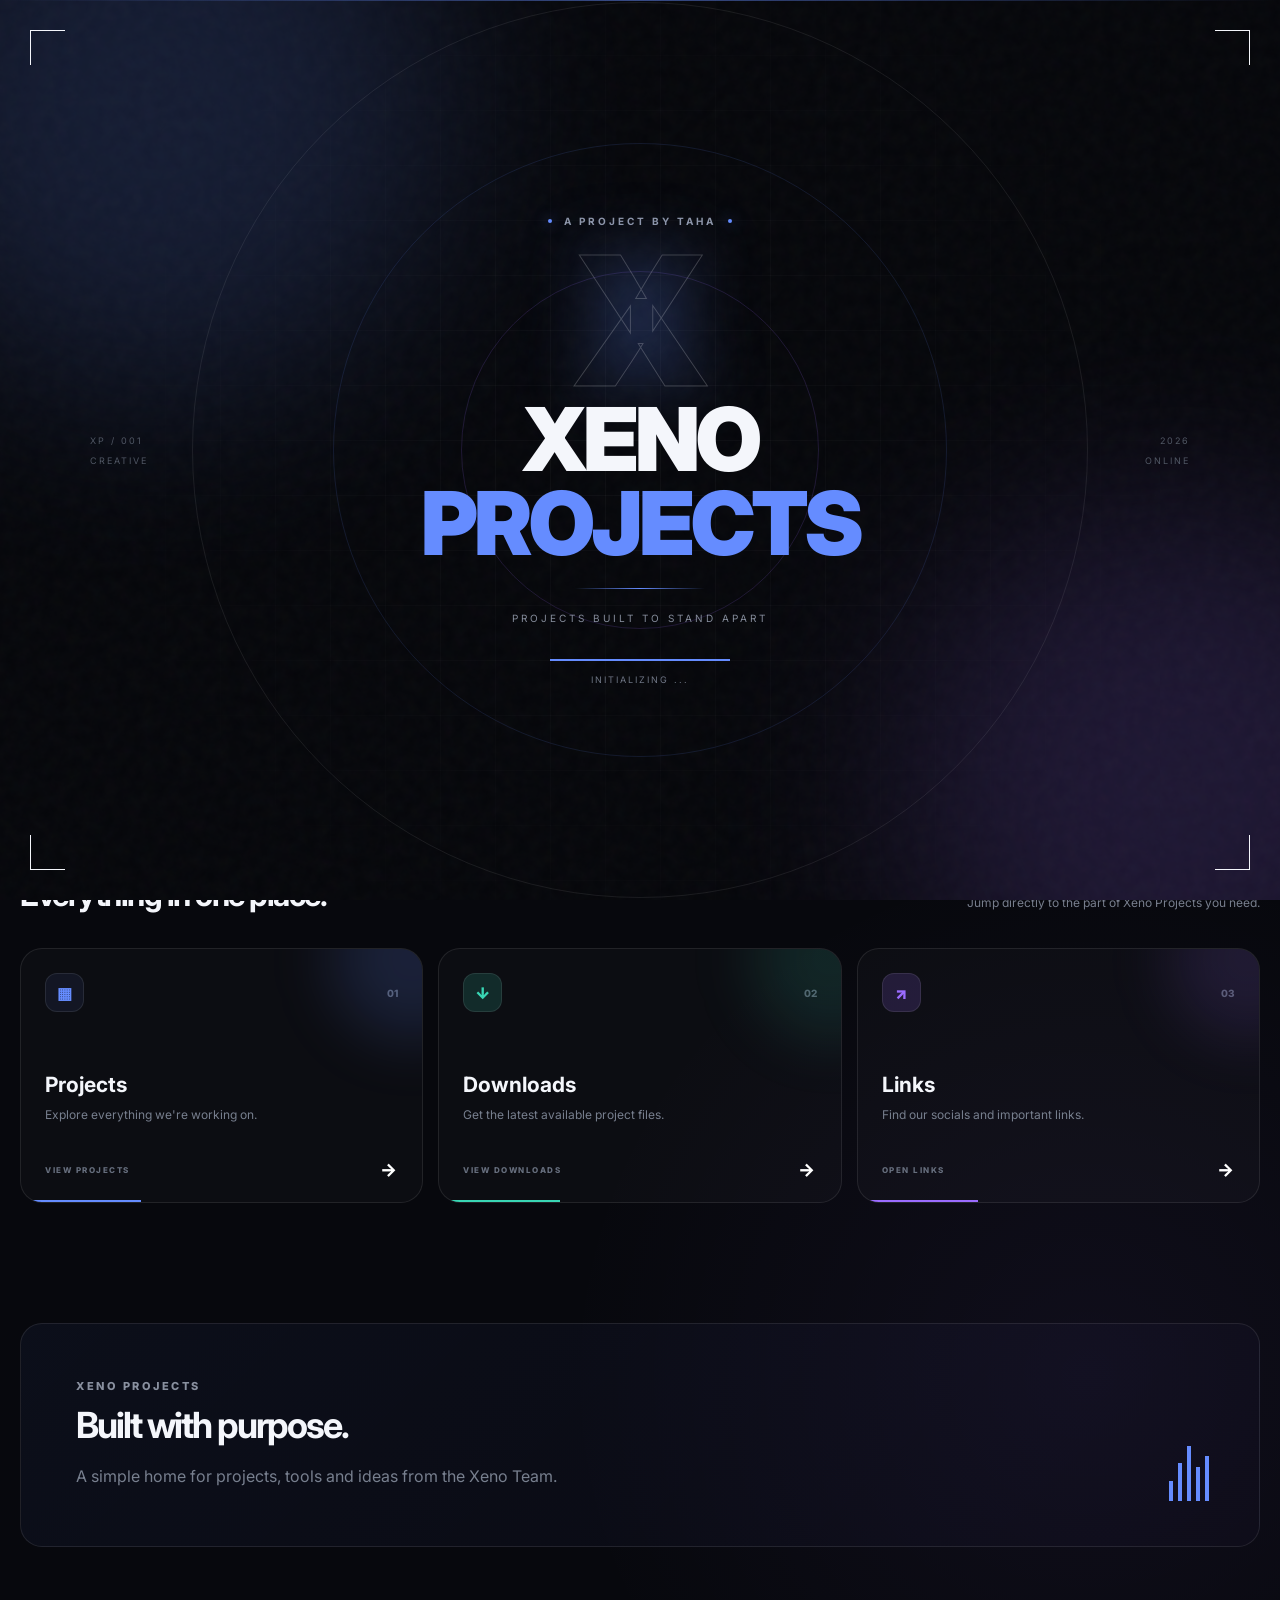
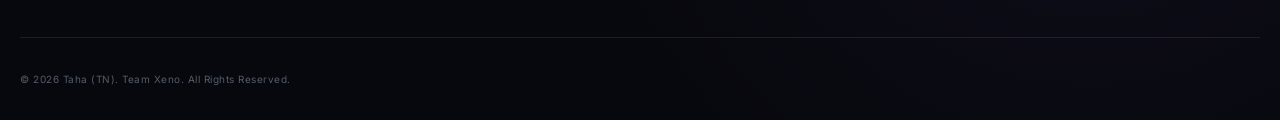
<file: index.html>
<!DOCTYPE html>
<html lang="en">
<head>
    <meta charset="UTF-8">
    <meta name="viewport" content="width=device-width, initial-scale=1.0">

    <meta
        name="description"
        content="Xeno Projects — projects, downloads and links made by the Xeno Team."
    >

    <title>Xeno Projects</title>

    <link rel="stylesheet" href="style.css">

    <script src="maintenance.js"></script>
</head>

<body class="home-page">

<!-- =========================================================
     FLASHY INTRO
========================================================= -->

<div class="intro-screen">

    <div class="intro-grid"></div>

    <div class="intro-noise"></div>

    <div class="intro-glow intro-glow-1"></div>
    <div class="intro-glow intro-glow-2"></div>

    <div class="intro-ring intro-ring-1"></div>
    <div class="intro-ring intro-ring-2"></div>
    <div class="intro-ring intro-ring-3"></div>

    <div class="intro-scan"></div>

    <!-- DESKTOP INTRO -->
    <div class="intro-desktop">

        <div class="intro-side intro-side-left">
            <span>XP / 001</span>
            <span>CREATIVE</span>
        </div>

        <div class="intro-center">

            <div class="intro-mini">
                <span class="mini-dot"></span>
                A PROJECT BY TAHA
                <span class="mini-dot"></span>
            </div>

            <div class="intro-x">
                X
            </div>

            <h1>
                XENO
                <span>PROJECTS</span>
            </h1>

            <div class="intro-line"></div>

            <p>
                PROJECTS BUILT TO STAND APART
            </p>

            <div class="intro-loader">
                <div class="intro-loader-fill"></div>
            </div>

            <div class="intro-loading-text">
                INITIALIZING
                <span>...</span>
            </div>

        </div>

        <div class="intro-side intro-side-right">
            <span>2026</span>
            <span>ONLINE</span>
        </div>

        <div class="intro-corner intro-corner-tl"></div>
        <div class="intro-corner intro-corner-tr"></div>
        <div class="intro-corner intro-corner-bl"></div>
        <div class="intro-corner intro-corner-br"></div>

    </div>


    <!-- MOBILE INTRO -->
    <div class="intro-mobile">

        <div class="mobile-top">
            <span>XENO / 001</span>
            <span>2026</span>
        </div>

        <div class="mobile-center">

            <div class="mobile-project">
                A PROJECT BY TAHA
            </div>

            <div class="mobile-x-wrap">
                <div class="mobile-x-glow"></div>
                <div class="mobile-x">
                    X
                </div>
            </div>

            <h1>
                XENO
            </h1>

            <div class="mobile-divider">
                <span></span>
                <b>PROJECTS</b>
                <span></span>
            </div>

            <p>
                BUILT TO STAND APART
            </p>

            <div class="mobile-loader">
                <div class="mobile-loader-fill"></div>
            </div>

            <small>
                INITIALIZING<span>...</span>
            </small>

        </div>

        <div class="mobile-bottom">
            <span>CREATIVE HUB</span>

            <div class="mobile-status">
                <i></i>
                ONLINE
            </div>
        </div>

    </div>

</div>


<!-- =========================================================
     MAIN PAGE
========================================================= -->

<div class="page">

    <!-- =====================================================
         NAVBAR
    ====================================================== -->

    <header class="navbar">

        <a
            class="logo"
            href="index.html"
            aria-label="Xeno Projects Home"
        >
            Xeno<span>Projects</span>
        </a>

        <nav aria-label="Main navigation">

            <a
                class="nav-btn active"
                href="index.html"
            >
                <span>⌂</span>
                <span>Home</span>
            </a>

            <a
                class="nav-btn"
                href="projects.html"
            >
                <span>▦</span>
                <span>Projects</span>
            </a>

            <a
                class="nav-btn"
                href="downloads.html"
            >
                <span>↓</span>
                <span>Downloads</span>
            </a>

            <a
                class="nav-btn"
                href="links.html"
            >
                <span>↗</span>
                <span>Links</span>
            </a>

        </nav>

    </header>


    <!-- =====================================================
         MAIN
    ====================================================== -->

    <main>

        <!-- =================================================
             HERO
        ================================================== -->

        <section class="hero home-hero">

            <div class="hero-grid"></div>

            <div class="hero-glow hero-glow-1"></div>
            <div class="hero-glow hero-glow-2"></div>

            <div class="hero-orb orb-1"></div>
            <div class="hero-orb orb-2"></div>
            <div class="hero-orb orb-3"></div>


            <div class="hero-content">

                <div class="hero-label">

                    <span class="label-dot"></span>

                    <span>XENO PROJECTS</span>

                    <span class="label-live">
                        LIVE
                    </span>

                </div>


                <p class="eyebrow">
                    WELCOME TO THE OFFICIAL PROJECT HUB
                </p>


                <h1>
                    Projects built to
                    <span>stand apart.</span>
                </h1>


                <p class="hero-text">
                    Explore projects, tools and experiments made by
                    the Xeno Team — all in one place.
                </p>


                <div class="hero-buttons">

                    <a
                        class="btn primary hero-main-btn"
                        href="projects.html"
                    >
                        <span>Explore Projects</span>
                        <span class="btn-arrow">→</span>
                    </a>


                    <a
                        class="btn secondary"
                        href="downloads.html"
                    >
                        <span>Browse Downloads</span>
                        <span class="btn-arrow">↗</span>
                    </a>

                </div>


                <div class="hero-meta">

                    <div class="hero-stat">
                        <strong>03</strong>
                        <span>PROJECTS</span>
                    </div>

                    <div class="meta-divider"></div>

                    <div class="hero-stat">
                        <strong>01</strong>
                        <span>PROJECT HUB</span>
                    </div>

                    <div class="meta-divider"></div>

                    <div class="hero-stat">
                        <strong>∞</strong>
                        <span>IDEAS</span>
                    </div>

                </div>

            </div>


            <!-- HERO VISUAL -->

            <div class="hero-visual">

                <div class="visual-orbit orbit-a"></div>
                <div class="visual-orbit orbit-b"></div>

                <div class="visual-card">

                    <div class="visual-card-top">

                        <span>
                            XENO / 01
                        </span>

                        <span class="visual-status">
                            <i></i>
                            ONLINE
                        </span>

                    </div>


                    <div class="visual-x">
                        X
                    </div>


                    <div class="visual-title">
                        XENO
                        <span>PROJECTS</span>
                    </div>


                    <div class="visual-line"></div>


                    <div class="visual-data">

                        <div>
                            <span>STATUS</span>
                            <strong>ACTIVE</strong>
                        </div>

                        <div>
                            <span>BUILDS</span>
                            <strong>03</strong>
                        </div>

                        <div>
                            <span>IDEAS</span>
                            <strong>∞</strong>
                        </div>

                    </div>


                    <div class="visual-bars">

                        <span></span>
                        <span></span>
                        <span></span>
                        <span></span>
                        <span></span>
                        <span></span>
                        <span></span>
                        <span></span>

                    </div>

                </div>

            </div>


            <div class="hero-watermark">
                XENO
            </div>

        </section>


        <!-- =================================================
             QUICK ACCESS
        ================================================== -->

        <section class="quick-nav">

            <div class="section-topline">

                <div>

                    <p class="quick-title">
                        QUICK ACCESS
                    </p>

                    <h2>
                        Everything in one place.
                    </h2>

                </div>


                <p class="section-note">
                    Jump directly to the part of Xeno Projects
                    you need.
                </p>

            </div>


            <div class="block-grid">


                <!-- PROJECTS -->

                <a
                    class="nav-block home-project-block"
                    href="projects.html"
                >

                    <div class="nav-card-glow"></div>

                    <div class="nav-block-top">

                        <div class="nav-icon">
                            ▦
                        </div>

                        <span class="block-number">
                            01
                        </span>

                    </div>


                    <div class="nav-block-content">

                        <strong>
                            Projects
                        </strong>

                        <span>
                            Explore everything we're working on.
                        </span>

                    </div>


                    <div class="nav-card-bottom">

                        <span>
                            VIEW PROJECTS
                        </span>

                        <div class="block-arrow">
                            →
                        </div>

                    </div>


                    <div class="nav-card-line"></div>

                </a>


                <!-- DOWNLOADS -->

                <a
                    class="nav-block home-download-block"
                    href="downloads.html"
                >

                    <div class="nav-card-glow"></div>

                    <div class="nav-block-top">

                        <div class="nav-icon">
                            ↓
                        </div>

                        <span class="block-number">
                            02
                        </span>

                    </div>


                    <div class="nav-block-content">

                        <strong>
                            Downloads
                        </strong>

                        <span>
                            Get the latest available project files.
                        </span>

                    </div>


                    <div class="nav-card-bottom">

                        <span>
                            VIEW DOWNLOADS
                        </span>

                        <div class="block-arrow">
                            →
                        </div>

                    </div>


                    <div class="nav-card-line"></div>

                </a>


                <!-- LINKS -->

                <a
                    class="nav-block home-links-block"
                    href="links.html"
                >

                    <div class="nav-card-glow"></div>

                    <div class="nav-block-top">

                        <div class="nav-icon">
                            ↗
                        </div>

                        <span class="block-number">
                            03
                        </span>

                    </div>


                    <div class="nav-block-content">

                        <strong>
                            Links
                        </strong>

                        <span>
                            Find our socials and important links.
                        </span>

                    </div>


                    <div class="nav-card-bottom">

                        <span>
                            OPEN LINKS
                        </span>

                        <div class="block-arrow">
                            →
                        </div>

                    </div>


                    <div class="nav-card-line"></div>

                </a>

            </div>

        </section>


        <!-- =================================================
             BOTTOM
        ================================================== -->

        <section class="home-bottom">

            <div class="home-bottom-inner">

                <div class="home-bottom-heading">

                    <p class="eyebrow">
                        XENO PROJECTS
                    </p>

                    <h2>
                        Built with purpose.
                    </h2>

                </div>


                <p class="home-bottom-text">
                    A simple home for projects, tools and ideas
                    from the Xeno Team.
                </p>


                <div class="bottom-decoration">

                    <span></span>
                    <span></span>
                    <span></span>
                    <span></span>
                    <span></span>

                </div>

            </div>

        </section>

    </main>


    <!-- =====================================================
         FOOTER
    ====================================================== -->

    <footer>

        <p>
            © 2026 Taha (TN). Team Xeno. All Rights Reserved.
        </p>

    </footer>

</div>


<!-- =========================================================
     PAGE ANIMATION SCRIPT
========================================================= -->

<script>

document.addEventListener("DOMContentLoaded", () => {

    /*
     * INTRO
     */

    const intro = document.querySelector(".intro-screen");

    if (intro) {

        setTimeout(() => {
            intro.classList.add("intro-finished");
        }, 3200);

    }


    /*
     * PAGE TRANSITIONS
     */

    document.querySelectorAll("a[href]").forEach(link => {

        link.addEventListener("click", function(e) {

            const url = this.href;

            if (
                this.target === "_blank" ||
                this.hasAttribute("download") ||
                url.startsWith("mailto:") ||
                url.startsWith("tel:") ||
                (
                    this.origin === location.origin &&
                    this.pathname === location.pathname &&
                    this.hash
                )
            ) {
                return;
            }

            if (!url) return;

            e.preventDefault();

            document.body.classList.add("leaving");

            setTimeout(() => {
                window.location.href = url;
            }, 400);

        });

    });

});


/*
 * Prevent page staying in leaving state
 */

window.addEventListener("pageshow", () => {
    document.body.classList.remove("leaving");
});

</script>

</body>
</html>
</file>
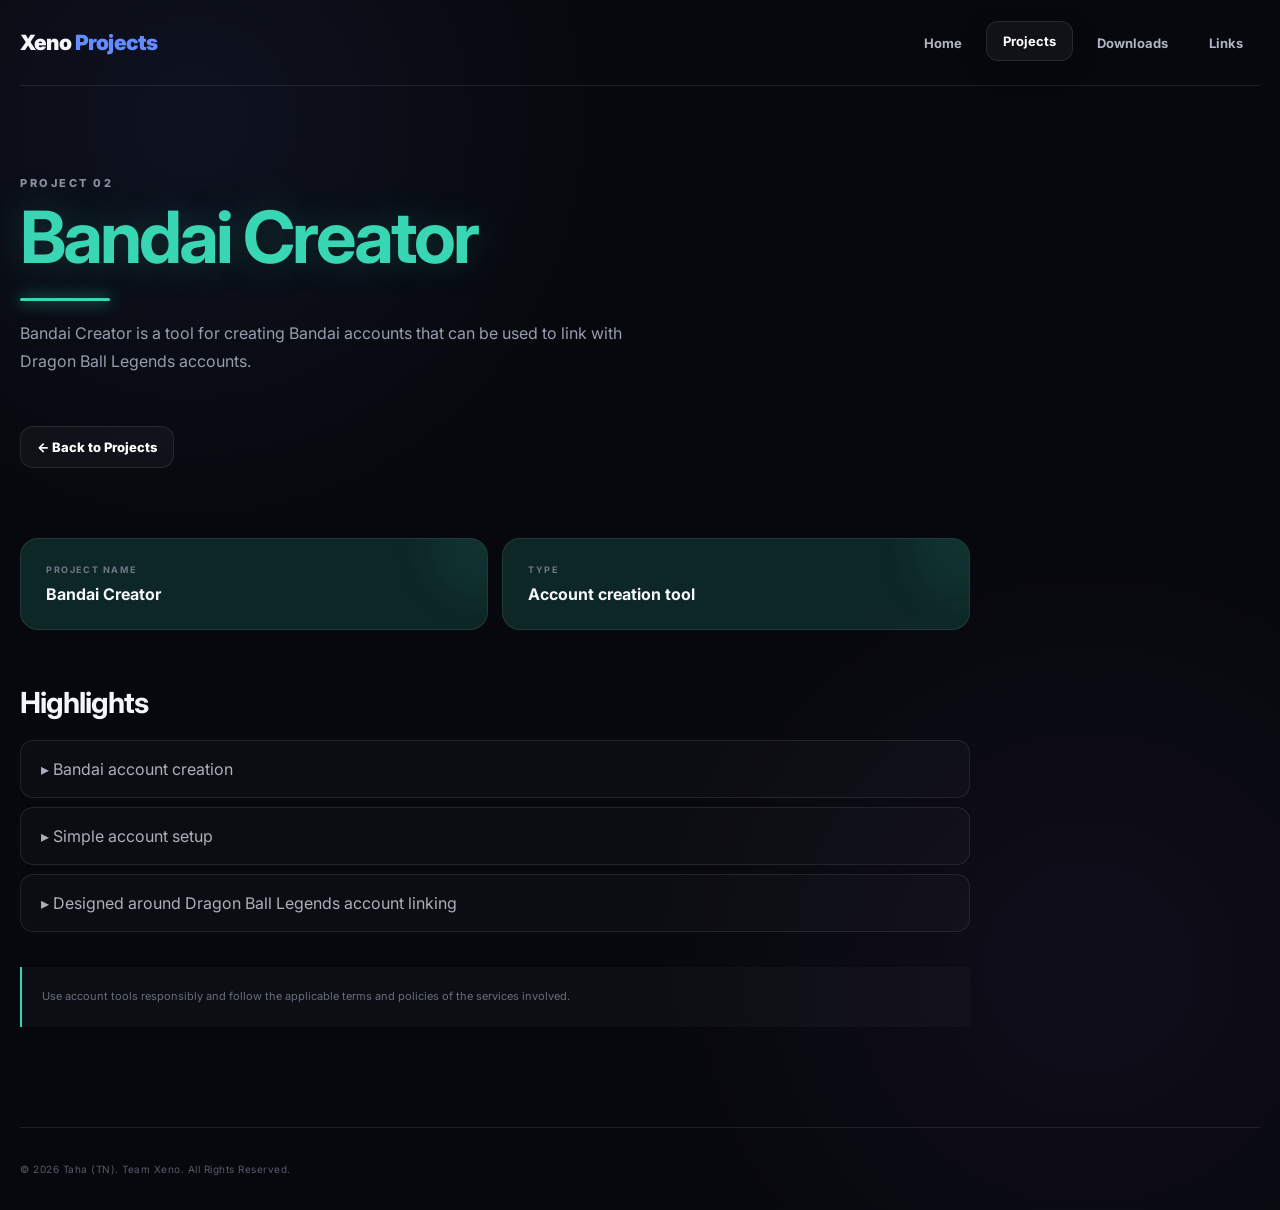
<file: bandai-creator.html>
<!DOCTYPE html>
<html lang="en">

<head>
<meta charset="UTF-8">
<meta name="viewport" content="width=device-width,initial-scale=1.0">
<meta name="description" content="Bandai Creator project.">
<title>Xeno Project - Bandai Creator</title>
<link rel="stylesheet" href="style.css">
<script src="maintenance.js"></script>
</head>

<body class="project-page bandai-theme">

<div class="page">

<header class="navbar">

<a class="logo" href="index.html">
Xeno<span>Projects</span>
</a>

<nav>
<a class="nav-btn" href="index.html">Home</a>
<a class="nav-btn active" href="projects.html">Projects</a>
<a class="nav-btn" href="downloads.html">Downloads</a>
<a class="nav-btn" href="links.html">Links</a>
</nav>

</header>

<main>

<section class="project-hero">

<p class="eyebrow">PROJECT 02</p>

<h1>Bandai Creator</h1>

<p>
Bandai Creator is a tool for creating Bandai accounts that
can be used to link with Dragon Ball Legends accounts.
</p>

</section>

<div class="back-row">

<a class="btn secondary small" href="projects.html">
← Back to Projects
</a>

</div>

<section class="project-content">

<div class="info-grid">

<div class="info-box">
<h3>Project Name</h3>
<p>Bandai Creator</p>
</div>

<div class="info-box">
<h3>Type</h3>
<p>Account creation tool</p>
</div>

</div>

<h2>Highlights</h2>

<div class="feature-list">

<div class="feature">
▸ Bandai account creation
</div>

<div class="feature">
▸ Simple account setup
</div>

<div class="feature">
▸ Designed around Dragon Ball Legends account linking
</div>

</div>

<div class="disclaimer">

Use account tools responsibly and follow the applicable
terms and policies of the services involved.

</div>

</section>

</main>

<footer>
<p>© 2026 Taha (TN). Team Xeno. All Rights Reserved.</p>
</footer>

</div>

<script>

document.querySelectorAll('a[href]').forEach(link => {

link.addEventListener('click', e => {

const url = link.href;

if (
link.target === '_blank' ||
link.hasAttribute('download') ||
url.startsWith('mailto:') ||
url.startsWith('tel:') ||
(
link.origin === location.origin &&
link.pathname === location.pathname &&
link.hash
)
) {
return;
}

e.preventDefault();

document.body.classList.add('leaving');

setTimeout(() => {
window.location.href = url;
}, 220);

});

});

window.addEventListener('pageshow', () => {
document.body.classList.remove('leaving');
});

</script>

</body>
</html>
</file>
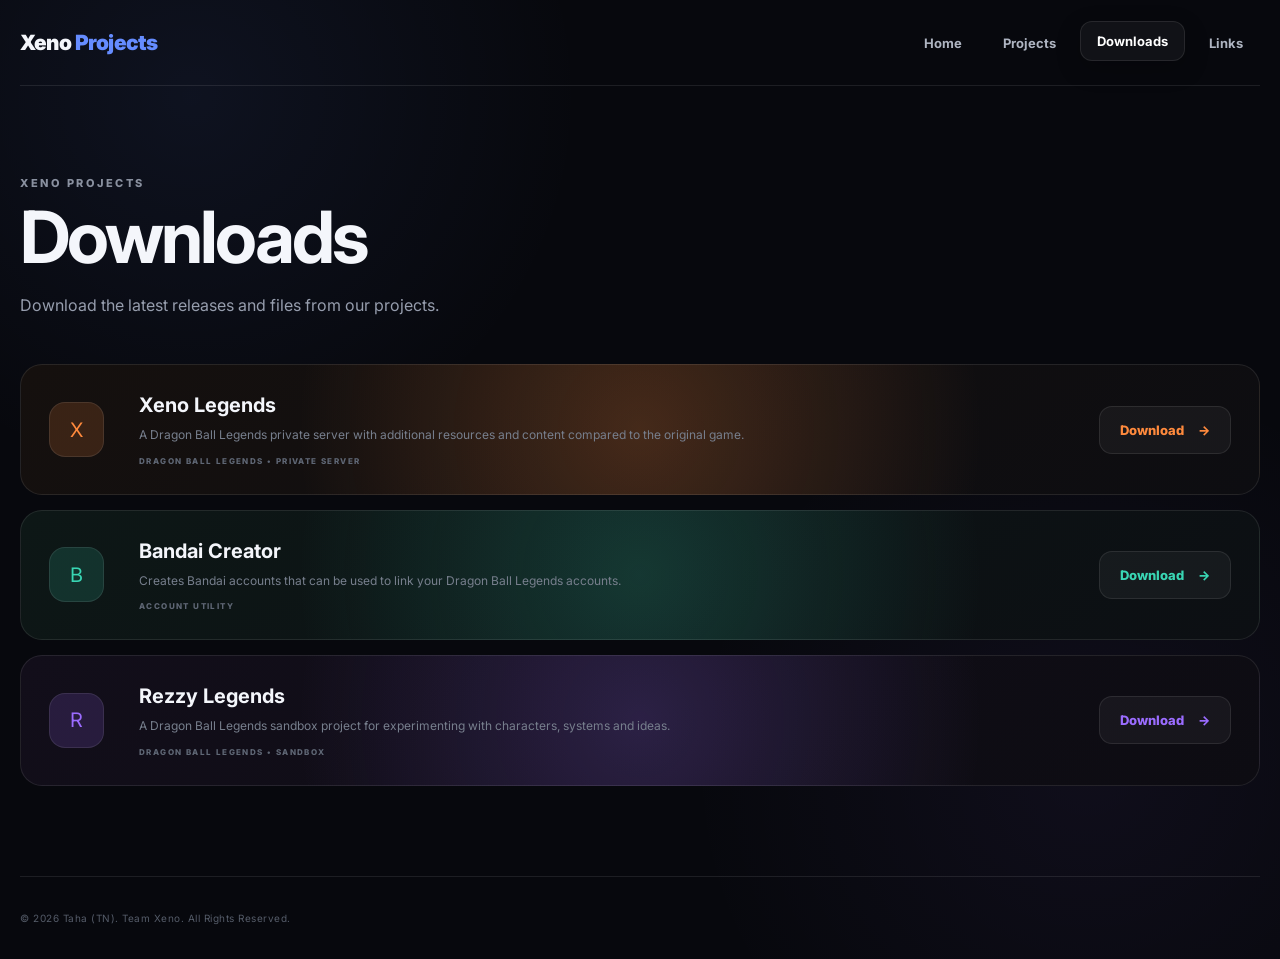
<file: downloads.html>
<!DOCTYPE html>
<html lang="en">

<head>
<meta charset="UTF-8">
<meta name="viewport" content="width=device-width,initial-scale=1.0">
<meta name="description" content="Download projects made by the Xeno Team.">
<title>Downloads - Xeno Projects</title>
<link rel="stylesheet" href="style.css">
<script src="maintenance.js"></script>
</head>

<body class="downloads-page">

<div class="page">

<header class="navbar">

<a class="logo" href="index.html">
Xeno<span>Projects</span>
</a>

<nav>
<a class="nav-btn" href="index.html">Home</a>
<a class="nav-btn" href="projects.html">Projects</a>
<a class="nav-btn active" href="downloads.html">Downloads</a>
<a class="nav-btn" href="links.html">Links</a>
</nav>

</header>

<main>

<section class="project-hero downloads-hero">

<p class="eyebrow">XENO PROJECTS</p>

<h1>Downloads</h1>

<p>
Download the latest releases and files from our projects.
</p>

</section>

<section class="download-section">

<div class="download-grid">

<div class="download-card xeno-download">

<div class="download-icon">X</div>

<div class="download-info">

<h2>Xeno Legends</h2>

<p>
A Dragon Ball Legends private server with additional
resources and content compared to the original game.
</p>

<span class="download-type">
Dragon Ball Legends • Private Server
</span>

</div>

<a
class="btn download-btn"
href="YOUR_XENO_LEGENDS_LINK_HERE">
Download <span class="btn-arrow">→</span>
</a>

</div>

<div class="download-card bandai-download">

<div class="download-icon">B</div>

<div class="download-info">

<h2>Bandai Creator</h2>

<p>
Creates Bandai accounts that can be used to link
your Dragon Ball Legends accounts.
</p>

<span class="download-type">
Account Utility
</span>

</div>

<button
class="btn download-btn"
id="bandaiDownloadBtn"
type="button">
Download <span class="btn-arrow">→</span>
</button>

<div class="platform-options" id="bandaiOptions">

<a
class="platform-block"
href="https://www.mediafire.com/file/nm6xq3btpe92rq6/Bandai-Creator-v3.0.0-iOS-Simulator.zip/file"
target="_blank"
rel="noopener">
<strong>Mac</strong>
<span>Download →</span>
</a>

<a
class="platform-block"
href="https://www.mediafire.com/file/am87c69u3b952aj/Bandai-Creator-v3.0.0-Android.apk/file"
target="_blank"
rel="noopener">
<strong>Android</strong>
<span>Download →</span>
</a>

<a
class="platform-block"
href="https://www.mediafire.com/file/9ujoktbtwajk2yl/Bandai-Creator-v3.0.0-x64.zip/file"
target="_blank"
rel="noopener">
<strong>Windows x64/x86</strong>
<span>Download →</span>
</a>

<a
class="platform-block"
href="https://www.mediafire.com/file/gbifhm5nw7go7ny/Bandai-Creator-v3.0.0-Linux-ARM64.zip/file"
target="_blank"
rel="noopener">
<strong>Linux</strong>
<span>Download →</span>
</a>

</div>

</div>

<div class="download-card rezzy-download">

<div class="download-icon">R</div>

<div class="download-info">

<h2>Rezzy Legends</h2>

<p>
A Dragon Ball Legends sandbox project for experimenting
with characters, systems and ideas.
</p>

<span class="download-type">
Dragon Ball Legends • Sandbox
</span>

</div>

<a
class="btn download-btn"
href="YOUR_REZZY_LEGENDS_LINK_HERE">
Download <span class="btn-arrow">→</span>
</a>

</div>

</div>

</section>

</main>

<footer>
<p>© 2026 Taha (TN). Team Xeno. All Rights Reserved.</p>
</footer>

</div>

<script>

document.querySelectorAll('a[href]').forEach(link => {

link.addEventListener('click', e => {

const url = link.href;

if (
link.target === '_blank' ||
link.hasAttribute('download') ||
url.startsWith('mailto:') ||
url.startsWith('tel:') ||
(
link.origin === location.origin &&
link.pathname === location.pathname &&
link.hash
)
) {
return;
}

e.preventDefault();

document.body.classList.add('leaving');

setTimeout(() => {
window.location.href = url;
}, 220);

});

});

const bandaiButton =
document.getElementById("bandaiDownloadBtn");

const bandaiOptions =
document.getElementById("bandaiOptions");

if (bandaiButton && bandaiOptions) {

bandaiButton.addEventListener("click", () => {

bandaiOptions.classList.toggle("show");

if (bandaiOptions.classList.contains("show")) {

bandaiButton.innerHTML =
'Hide Downloads <span class="btn-arrow">↑</span>';

} else {

bandaiButton.innerHTML =
'Download <span class="btn-arrow">→</span>';

}

});

}

window.addEventListener("pageshow", () => {
document.body.classList.remove("leaving");
});

</script>

</body>
</html>
</file>
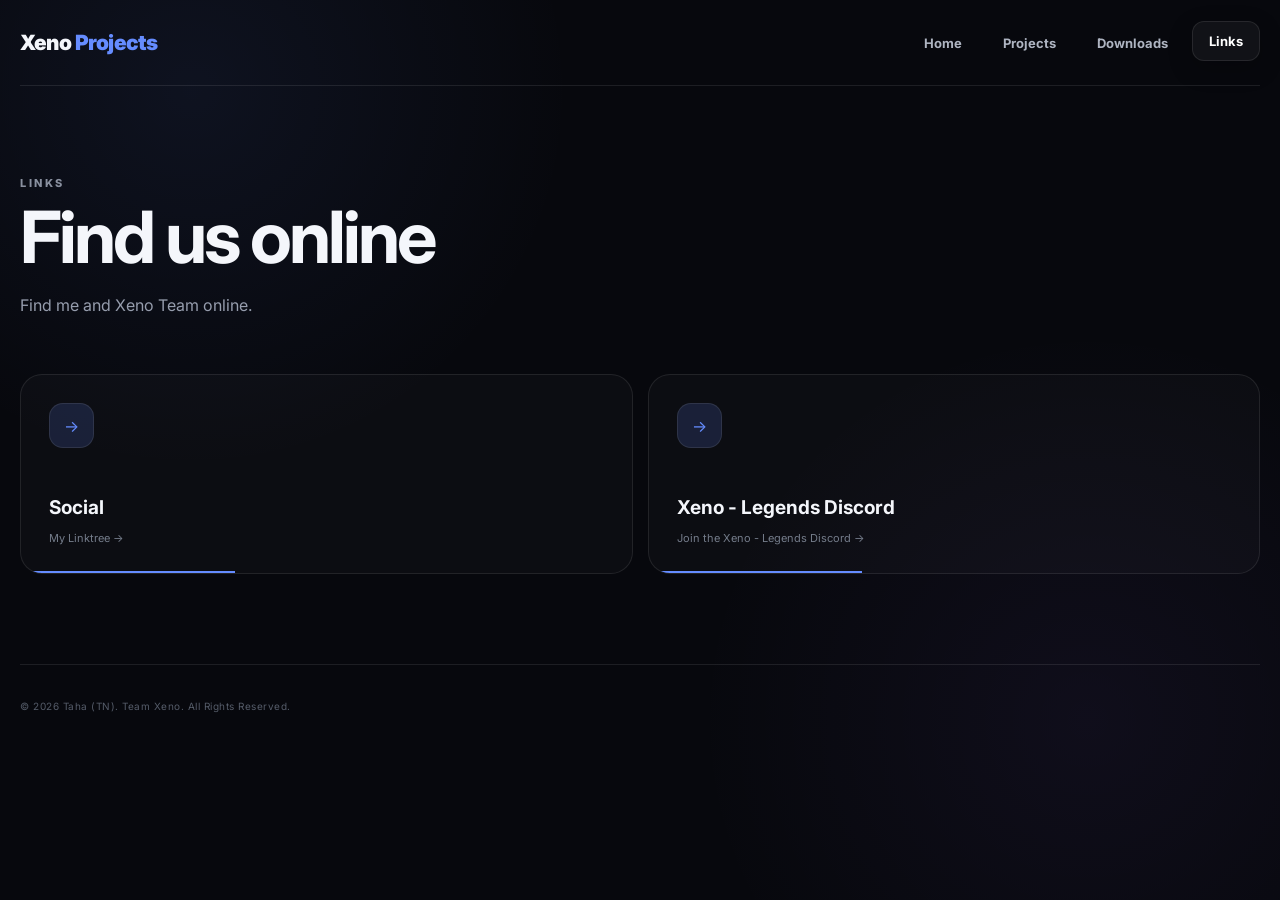
<file: links.html>
<!DOCTYPE html>
<html lang="en">

<head>
<meta charset="UTF-8">
<meta name="viewport" content="width=device-width,initial-scale=1.0">
<meta name="description" content="Projects, downloads and links.">
<title>Links — Xeno Projects</title>
<link rel="stylesheet" href="style.css">
<script src="maintenance.js"></script>
</head>

<body>

<div class="page">

<header class="navbar">

<a class="logo" href="index.html">
Xeno<span>Projects</span>
</a>

<nav>

<a class="nav-btn" href="index.html">
Home
</a>

<a class="nav-btn" href="projects.html">
Projects
</a>

<a class="nav-btn" href="downloads.html">
Downloads
</a>

<a class="nav-btn active" href="links.html">
Links
</a>

</nav>

</header>

<main>

<section class="section">

<div class="section-heading">

<p class="eyebrow">
LINKS
</p>

<h2>
Find us online
</h2>

<p>
Find me and Xeno Team online.
</p>

</div>

<div class="link-grid">

<a
class="link-card"
href="https://linktr.ee/Taha_TN"
target="_blank"
rel="noopener"
>

<div class="link-icon">→</div>

<strong>
Social
</strong>

<span>
My Linktree →
</span>

</a>

<a
class="link-card"
href="https://discord.gg/xenolegends"
target="_blank"
rel="noopener"
>

<div class="link-icon">→</div>

<strong>
Xeno - Legends Discord
</strong>

<span>
Join the Xeno - Legends Discord →
</span>

</a>

</div>

</section>

</main>

<footer>

<p>
© 2026 Taha (TN). Team Xeno. All Rights Reserved.
</p>

</footer>

</div>

<script>

document.querySelectorAll('a[href]').forEach(link => {

link.addEventListener('click', e => {

const url = link.href;

if (
link.target === '_blank' ||
link.hasAttribute('download') ||
url.startsWith('mailto:') ||
url.startsWith('tel:') ||
(
link.origin === location.origin &&
link.pathname === location.pathname &&
link.hash
)
) {
return;
}

e.preventDefault();

document.body.classList.add('leaving');

setTimeout(() => {
window.location.href = url;
}, 220);

});

});

window.addEventListener('pageshow', () => {
document.body.classList.remove('leaving');
});

</script>

</body>
</html>
</file>
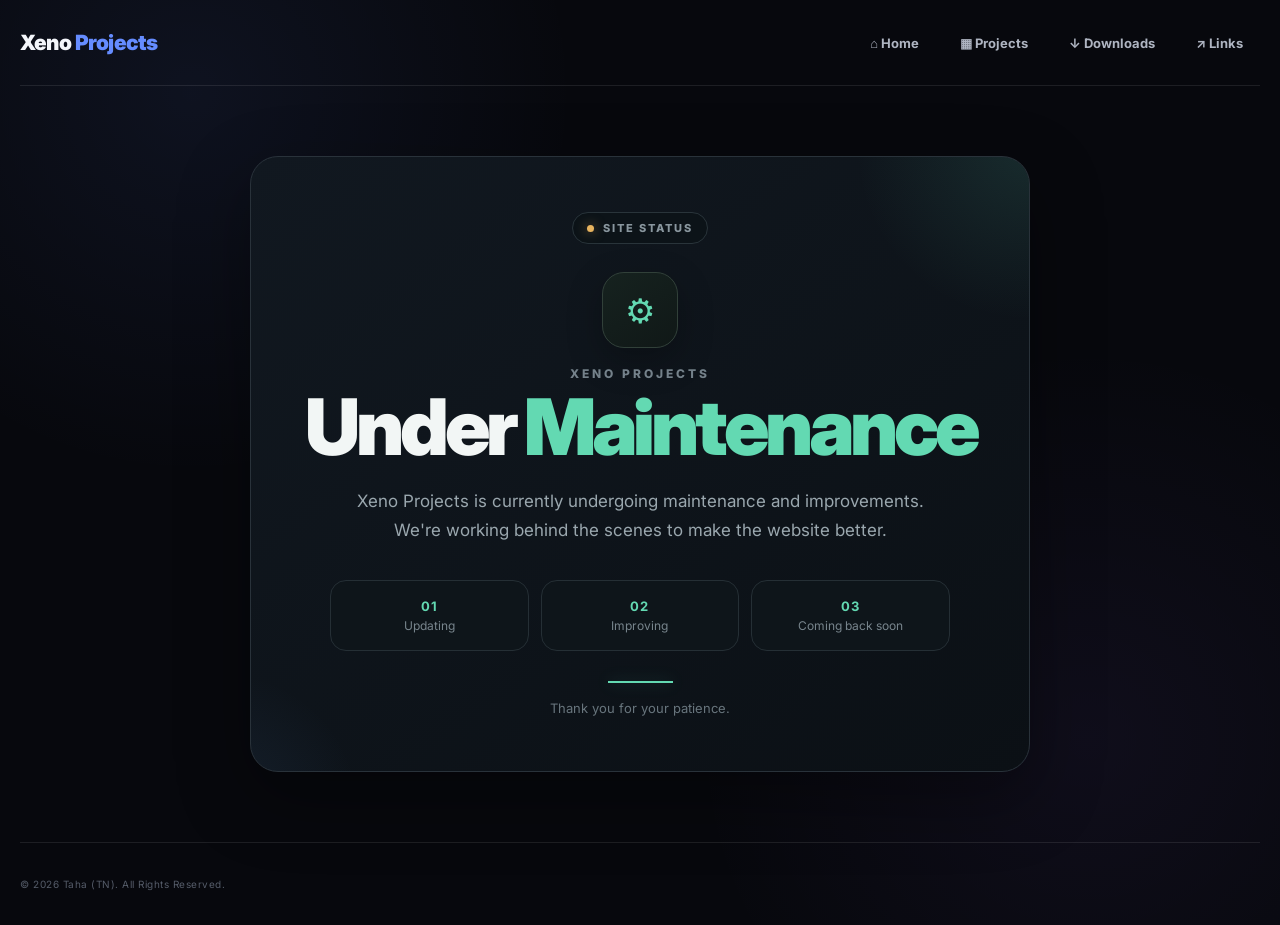
<file: maintenance.html>
<!DOCTYPE html>
<html lang="en">
<head>
<meta charset="UTF-8">
<meta name="viewport" content="width=device-width,initial-scale=1.0">
<meta name="description" content="Xeno Projects is currently under maintenance.">
<title>Maintenance - Xeno Projects</title>
<link rel="stylesheet" href="style.css">
</head>

<body>

<div class="page">

<header class="navbar">

<a class="logo" href="index.html">
Xeno<span>Projects</span>
</a>

<nav>
<a class="nav-btn" href="index.html">⌂ Home</a>
<a class="nav-btn" href="projects.html">▦ Projects</a>
<a class="nav-btn" href="downloads.html">↓ Downloads</a>
<a class="nav-btn" href="links.html">↗ Links</a>
</nav>

</header>


<main>

<section class="maintenance">

<div class="maintenance-content">

<div class="maintenance-badge">
<span class="maintenance-dot"></span>
SITE STATUS
</div>


<div class="maintenance-symbol">
⚙
</div>


<p class="eyebrow">
XENO PROJECTS
</p>


<h1>
Under
<span>Maintenance</span>
</h1>


<p class="maintenance-description">
Xeno Projects is currently undergoing maintenance
and improvements. We're working behind the scenes
to make the website better.
</p>


<div class="maintenance-status">

<div class="status-item">
<strong>01</strong>
<span>Updating</span>
</div>

<div class="status-item">
<strong>02</strong>
<span>Improving</span>
</div>

<div class="status-item">
<strong>03</strong>
<span>Coming back soon</span>
</div>

</div>


<div class="maintenance-line"></div>


<p class="maintenance-note">
Thank you for your patience.
</p>

</div>

</section>

</main>


<footer>
<p>© 2026 Taha (TN). All Rights Reserved.</p>
</footer>

</div>


<style>

/* =========================
   MAINTENANCE PAGE
   ========================= */

.maintenance{
min-height:calc(100vh - 170px);

display:flex;
align-items:center;
justify-content:center;

padding:70px 6%;

text-align:center;
}


/* CARD */

.maintenance-content{
width:100%;
max-width:780px;

padding:55px 45px;

border:1px solid #29323a;

border-radius:28px;

background:
linear-gradient(
145deg,
#111820,
#0b1015
);

box-shadow:
0 25px 70px rgba(0,0,0,.35);

position:relative;
overflow:hidden;
}


/* DECORATIVE LIGHT */

.maintenance-content::before{
content:"";

position:absolute;

width:360px;
height:360px;

border-radius:50%;

right:-180px;
top:-190px;

background:
radial-gradient(
circle,
rgba(90,200,170,.13),
transparent 68%
);

pointer-events:none;
}


.maintenance-content::after{
content:"";

position:absolute;

width:280px;
height:280px;

border-radius:50%;

left:-170px;
bottom:-180px;

background:
radial-gradient(
circle,
rgba(90,140,210,.10),
transparent 70%
);

pointer-events:none;
}


/* STATUS BADGE */

.maintenance-badge{
display:inline-flex;

align-items:center;

gap:9px;

padding:8px 14px;

border:1px solid #29343a;

border-radius:999px;

background:#0c1318;

color:#89969e;

font-size:11px;

font-weight:800;

letter-spacing:2px;
}


.maintenance-dot{
width:7px;
height:7px;

border-radius:50%;

background:#e8b45f;

box-shadow:
0 0 12px rgba(232,180,95,.55);
}


/* ICON */

.maintenance-symbol{
width:76px;
height:76px;

margin:28px auto 18px;

display:flex;

align-items:center;
justify-content:center;

border-radius:22px;

border:1px solid #314039;

background:
linear-gradient(
145deg,
#16221f,
#101817
);

color:#63d9b2;

font-size:34px;

box-shadow:
0 12px 35px rgba(0,0,0,.25);

animation:
maintenanceSpin 7s linear infinite;
}


/* EYEBROW */

.maintenance-content .eyebrow{
font-size:12px;

letter-spacing:3px;

font-weight:800;

color:#74818a;

margin-bottom:8px;
}


/* TITLE */

.maintenance-content h1{
font-size:clamp(45px,8vw,78px);

line-height:.98;

letter-spacing:-4px;

font-weight:900;

margin-bottom:22px;

color:#f2f6f5;
}


.maintenance-content h1 span{
color:#63d9b2;
}


/* DESCRIPTION */

.maintenance-description{
max-width:610px;

margin:auto;

font-size:17px;

line-height:1.7;

color:#9aa7ae;
}


/* STATUS BOXES */

.maintenance-status{
display:grid;

grid-template-columns:
repeat(3,minmax(0,1fr));

gap:12px;

max-width:620px;

margin:35px auto 5px;
}


.status-item{
padding:17px 12px;

border:1px solid #252f35;

border-radius:16px;

background:#0e151a;

display:flex;

flex-direction:column;

gap:4px;
}


.status-item strong{
font-size:13px;

letter-spacing:1px;

color:#63d9b2;
}


.status-item span{
font-size:12px;

color:#78858d;
}


/* DIVIDER */

.maintenance-line{
width:65px;

height:2px;

margin:30px auto 17px;

background:#63d9b2;

box-shadow:
0 0 15px rgba(99,217,178,.3);
}


/* FOOT NOTE */

.maintenance-note{
font-size:13px;

color:#68757d;
}


@keyframes maintenanceSpin{

from{
transform:rotate(0deg);
}

to{
transform:rotate(360deg);
}

}


/* MOBILE */

@media(max-width:700px){

.maintenance{
padding:45px 5%;
}

.maintenance-content{
padding:42px 20px;

border-radius:22px;
}

.maintenance-content h1{
font-size:clamp(42px,13vw,62px);

letter-spacing:-3px;
}

.maintenance-description{
font-size:15px;
}

.maintenance-status{
grid-template-columns:1fr;

gap:9px;
}

.status-item{
padding:13px;
}

.maintenance-symbol{
width:68px;
height:68px;

font-size:30px;
}

}

</style>


<script>

document.querySelectorAll('a[href$=".html"]').forEach(link=>{

link.addEventListener("click",e=>{

if(link.hostname!==location.hostname)return;

e.preventDefault();

document.body.classList.add("leaving");

setTimeout(()=>location.href=link.href,180);

});

});


window.addEventListener("pageshow",()=>{

document.body.classList.remove("leaving");

});

</script>

</body>
</html>
</file>
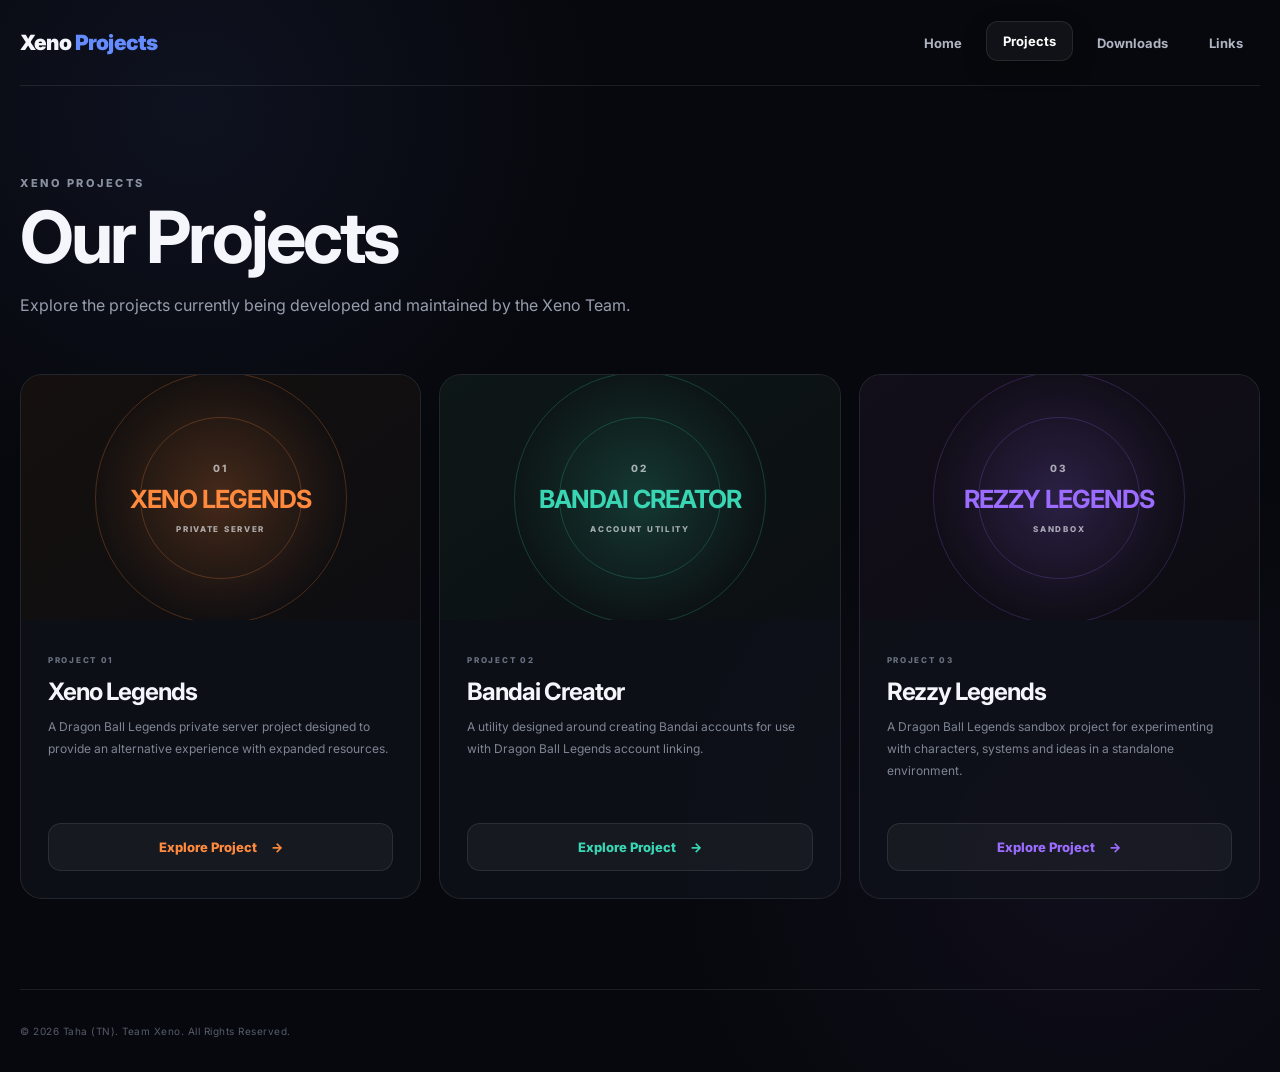
<file: projects.html>
<!DOCTYPE html>
<html lang="en">
<head>
<meta charset="UTF-8">
<meta name="viewport" content="width=device-width,initial-scale=1.0">
<meta name="description" content="Explore Xeno Projects.">
<title>Projects - Xeno Projects</title>
<link rel="stylesheet" href="style.css">
<script src="maintenance.js"></script>
</head>

<body class="projects-page">

<div class="page">

<header class="navbar">

<a class="logo" href="index.html">
Xeno<span>Projects</span>
</a>

<nav>
<a class="nav-btn" href="index.html">Home</a>
<a class="nav-btn active" href="projects.html">Projects</a>
<a class="nav-btn" href="downloads.html">Downloads</a>
<a class="nav-btn" href="links.html">Links</a>
</nav>

</header>

<main>

<section class="project-list-section">

<div class="section-heading">
<p class="eyebrow">XENO PROJECTS</p>

<h1>Our Projects</h1>

<p>
Explore the projects currently being developed and maintained by the Xeno Team.
</p>
</div>

<div class="project-card-grid">

<article class="project-card xeno-card">

<div class="project-image">
<div class="project-image-content">
<span class="project-number">01</span>
<strong>XENO LEGENDS</strong>
<span class="project-type">PRIVATE SERVER</span>
</div>
</div>

<div class="project-card-body">

<span class="tag">PROJECT 01</span>

<h3>Xeno Legends</h3>

<p>
A Dragon Ball Legends private server project designed
to provide an alternative experience with expanded resources.
</p>

<a class="btn project-btn" href="xeno-legends.html">
Explore Project <span class="btn-arrow">→</span>
</a>

</div>

</article>

<article class="project-card bandai-card">

<div class="project-image">
<div class="project-image-content">
<span class="project-number">02</span>
<strong>BANDAI CREATOR</strong>
<span class="project-type">ACCOUNT UTILITY</span>
</div>
</div>

<div class="project-card-body">

<span class="tag">PROJECT 02</span>

<h3>Bandai Creator</h3>

<p>
A utility designed around creating Bandai accounts
for use with Dragon Ball Legends account linking.
</p>

<a class="btn project-btn" href="bandai-creator.html">
Explore Project <span class="btn-arrow">→</span>
</a>

</div>

</article>

<article class="project-card rezzy-card">

<div class="project-image">
<div class="project-image-content">
<span class="project-number">03</span>
<strong>REZZY LEGENDS</strong>
<span class="project-type">SANDBOX</span>
</div>
</div>

<div class="project-card-body">

<span class="tag">PROJECT 03</span>

<h3>Rezzy Legends</h3>

<p>
A Dragon Ball Legends sandbox project for experimenting
with characters, systems and ideas in a standalone environment.
</p>

<a class="btn project-btn" href="rezzy-legends.html">
Explore Project <span class="btn-arrow">→</span>
</a>

</div>

</article>

</div>

</section>

</main>

<footer>
<p>© 2026 Taha (TN). Team Xeno. All Rights Reserved.</p>
</footer>

</div>

<script>
document.querySelectorAll('a[href]').forEach(link => {

link.addEventListener('click', e => {

if (
link.target === '_blank' ||
link.hasAttribute('download') ||
link.href.startsWith('mailto:') ||
link.href.startsWith('tel:')
) {
return;
}

if (
link.origin === location.origin &&
link.pathname === location.pathname &&
link.hash
) {
return;
}

e.preventDefault();

document.body.classList.add('leaving');

setTimeout(() => {
window.location.href = link.href;
}, 220);

});

});

window.addEventListener('pageshow', () => {
document.body.classList.remove('leaving');
});
</script>

</body>
</html>
</file>
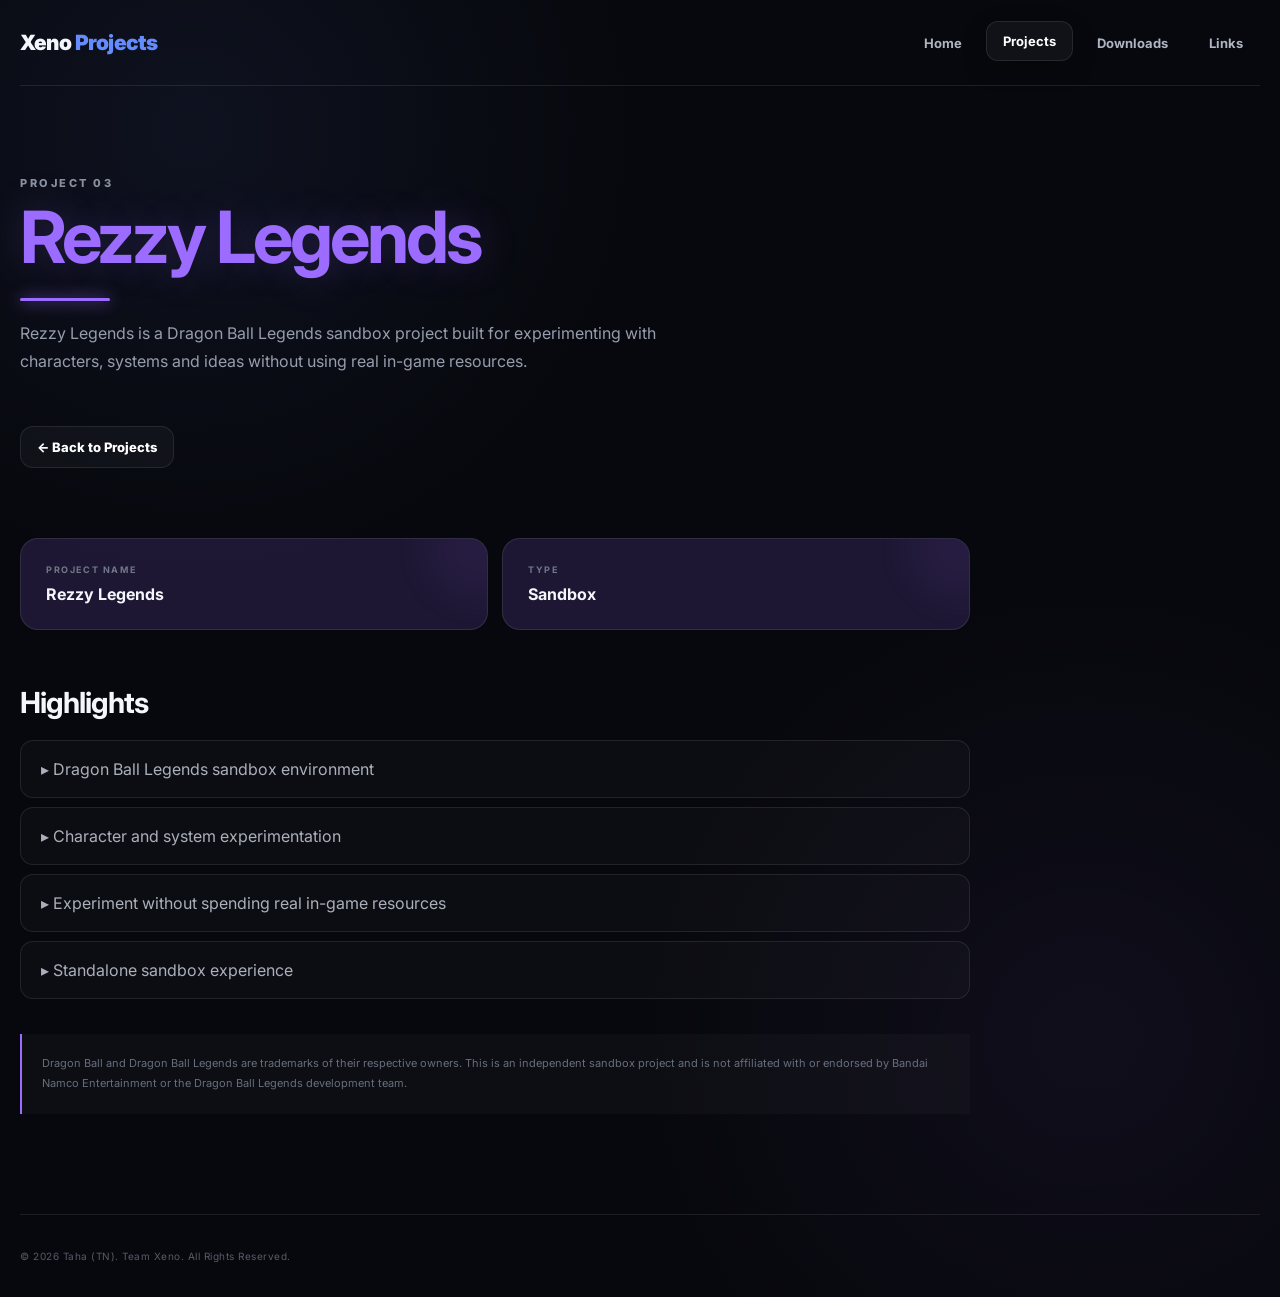
<file: rezzy-legends.html>
<!DOCTYPE html>
<html lang="en">

<head>
<meta charset="UTF-8">
<meta name="viewport" content="width=device-width,initial-scale=1.0">
<meta name="description" content="Rezzy Legends sandbox project.">
<title>Xeno Project - Rezzy Legends</title>
<link rel="stylesheet" href="style.css">
<script src="maintenance.js"></script>
</head>

<body class="project-page rezzy-theme">

<div class="page">

<header class="navbar">

<a class="logo" href="index.html">
Xeno<span>Projects</span>
</a>

<nav>
<a class="nav-btn" href="index.html">Home</a>
<a class="nav-btn active" href="projects.html">Projects</a>
<a class="nav-btn" href="downloads.html">Downloads</a>
<a class="nav-btn" href="links.html">Links</a>
</nav>

</header>

<main>

<section class="project-hero">

<p class="eyebrow">PROJECT 03</p>

<h1>Rezzy Legends</h1>

<p>
Rezzy Legends is a Dragon Ball Legends sandbox project
built for experimenting with characters, systems and ideas
without using real in-game resources.
</p>

</section>

<div class="back-row">

<a class="btn secondary small" href="projects.html">
← Back to Projects
</a>

</div>

<section class="project-content">

<div class="info-grid">

<div class="info-box">
<h3>Project Name</h3>
<p>Rezzy Legends</p>
</div>

<div class="info-box">
<h3>Type</h3>
<p>Sandbox</p>
</div>

</div>

<h2>Highlights</h2>

<div class="feature-list">

<div class="feature">
▸ Dragon Ball Legends sandbox environment
</div>

<div class="feature">
▸ Character and system experimentation
</div>

<div class="feature">
▸ Experiment without spending real in-game resources
</div>

<div class="feature">
▸ Standalone sandbox experience
</div>

</div>

<div class="disclaimer">

Dragon Ball and Dragon Ball Legends are trademarks of their
respective owners. This is an independent sandbox project
and is not affiliated with or endorsed by Bandai Namco
Entertainment or the Dragon Ball Legends development team.

</div>

</section>

</main>

<footer>
<p>© 2026 Taha (TN). Team Xeno. All Rights Reserved.</p>
</footer>

</div>

<script>

document.querySelectorAll('a[href]').forEach(link => {

link.addEventListener('click', e => {

const url = link.href;

if (
link.target === '_blank' ||
link.hasAttribute('download') ||
url.startsWith('mailto:') ||
url.startsWith('tel:') ||
(
link.origin === location.origin &&
link.pathname === location.pathname &&
link.hash
)
) {
return;
}

e.preventDefault();

document.body.classList.add('leaving');

setTimeout(() => {
window.location.href = url;
}, 220);

});

});

window.addEventListener('pageshow', () => {
document.body.classList.remove('leaving');
});

</script>

</body>
</html>
</file>
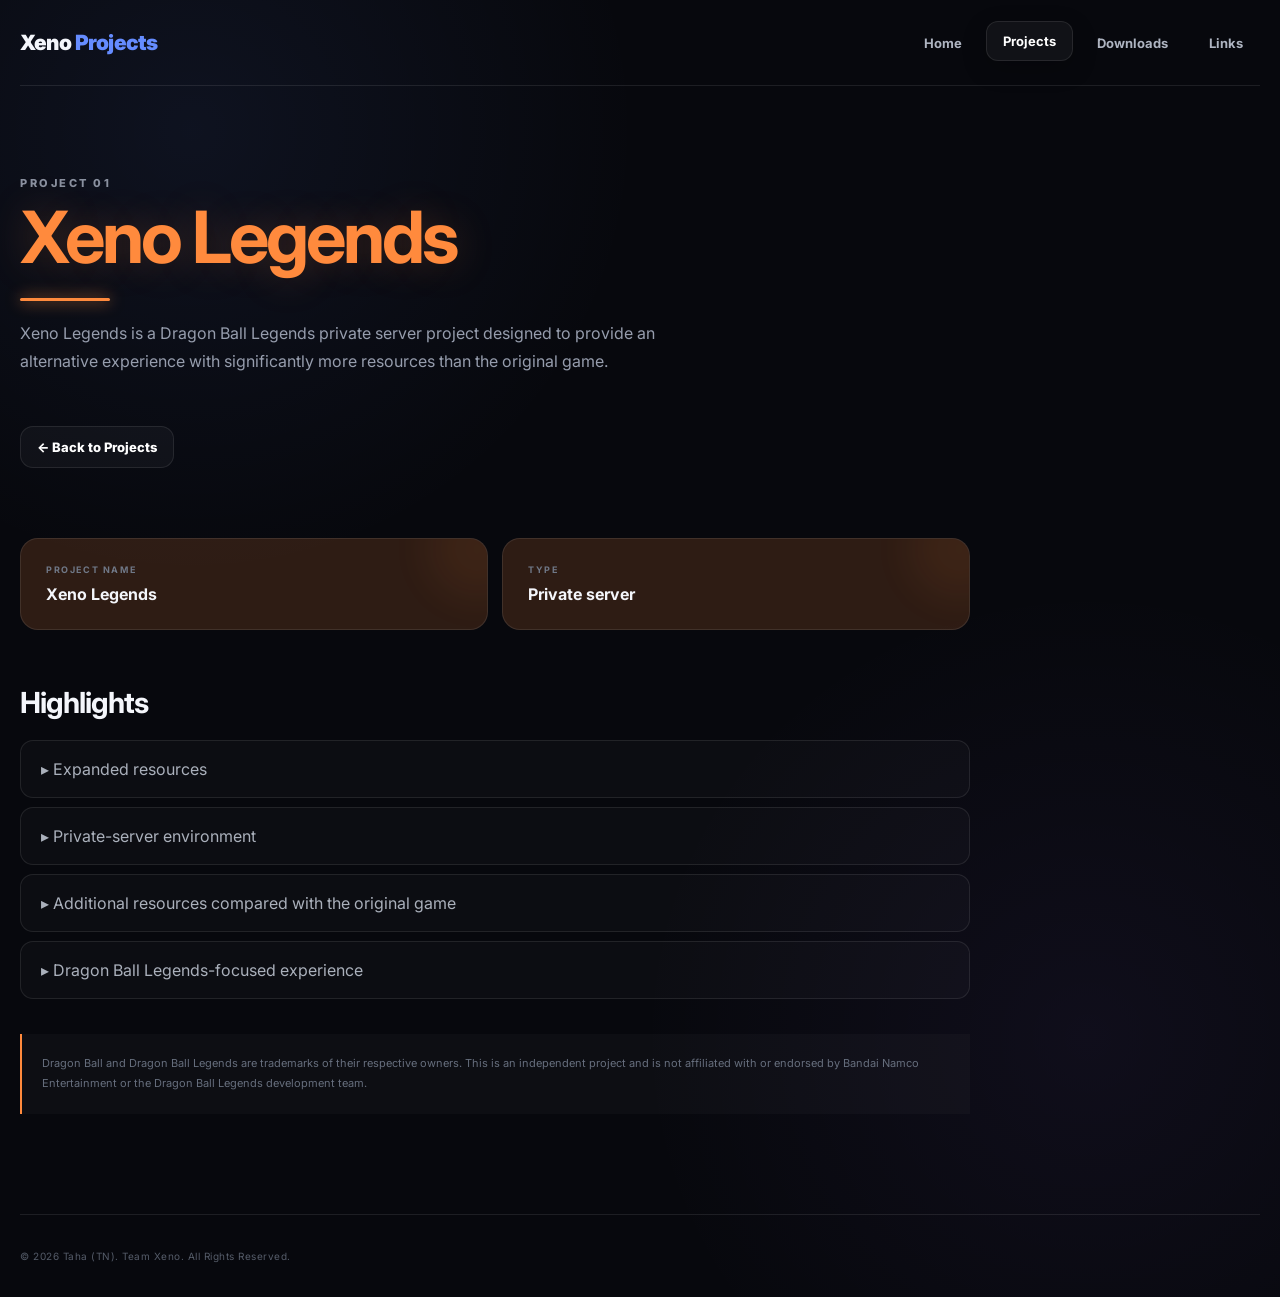
<file: xeno-legends.html>
<!DOCTYPE html>
<html lang="en">

<head>

<meta charset="UTF-8">
<meta name="viewport" content="width=device-width, initial-scale=1.0">

<meta name="description" content="Xeno Legends project.">

<title>Xeno Project - Xeno Legends</title>

<link rel="stylesheet" href="style.css">
<script src="maintenance.js"></script>

</head>

<body class="project-page xeno-theme">

<div class="page">

<header class="navbar">

<a class="logo" href="index.html">
Xeno<span>Projects</span>
</a>

<nav>

<a class="nav-btn" href="index.html">Home</a>
<a class="nav-btn active" href="projects.html">Projects</a>
<a class="nav-btn" href="downloads.html">Downloads</a>
<a class="nav-btn" href="links.html">Links</a>

</nav>

</header>


<main>

<section class="project-hero">

<p class="eyebrow">PROJECT 01</p>

<h1>Xeno Legends</h1>

<p>
Xeno Legends is a Dragon Ball Legends private server project
designed to provide an alternative experience with significantly
more resources than the original game.
</p>

</section>


<div class="back-row">

<a class="btn secondary small" href="projects.html">
← Back to Projects
</a>

</div>


<section class="project-content">

<div class="info-grid">

<div class="info-box">
<h3>Project Name</h3>
<p>Xeno Legends</p>
</div>

<div class="info-box">
<h3>Type</h3>
<p>Private server</p>
</div>

</div>


<h2>Highlights</h2>

<div class="feature-list">

<div class="feature">
▸ Expanded resources
</div>

<div class="feature">
▸ Private-server environment
</div>

<div class="feature">
▸ Additional resources compared with the original game
</div>

<div class="feature">
▸ Dragon Ball Legends-focused experience
</div>

</div>


<div class="disclaimer">

Dragon Ball and Dragon Ball Legends are trademarks of their
respective owners. This is an independent project and is not
affiliated with or endorsed by Bandai Namco Entertainment or
the Dragon Ball Legends development team.

</div>

</section>

</main>


<footer>
<p>© 2026 Taha (TN). Team Xeno. All Rights Reserved.</p>
</footer>

</div>


<script>

document.querySelectorAll('a[href]').forEach(link => {

link.addEventListener('click', e => {

if (
link.target === '_blank' ||
link.hasAttribute('download') ||
link.href.startsWith('mailto:') ||
link.href.startsWith('tel:')
) {
return;
}

e.preventDefault();

document.body.classList.add('leaving');

setTimeout(() => {
window.location.href = link.href;
}, 220);

});

});

window.addEventListener('pageshow', () => {
document.body.classList.remove('leaving');
});

</script>

</body>
</html>
</file>
<file: style.css>
@import url('https://fonts.googleapis.com/css2?family=Inter:wght@400;500;600;700;800;900&display=swap');

:root {
    --bg: #07080d;
    --bg-soft: #0c0e15;
    --panel: rgba(16, 18, 27, .78);
    --panel-strong: #11141d;
    --text: #f4f6fb;
    --muted: #969dad;
    --line: rgba(255,255,255,.09);

    --xeno-orange: #ff8a3d;
    --xeno-orange-soft: rgba(255,138,61,.16);

    --bandai-teal: #39d6b4;
    --bandai-teal-soft: rgba(57,214,180,.15);

    --rezzy-violet: #9b6cff;
    --rezzy-violet-soft: rgba(155,108,255,.16);

    --blue: #658cff;
    --blue-soft: rgba(101,140,255,.16);

    --radius: 22px;
    --transition: .35s cubic-bezier(.2,.8,.2,1);
}

* {
    box-sizing: border-box;
    margin: 0;
    padding: 0;
}

html {
    scroll-behavior: smooth;
}

body {
    min-height: 100vh;
    background:
        radial-gradient(circle at 15% 10%, rgba(101,140,255,.08), transparent 28%),
        radial-gradient(circle at 85% 80%, rgba(155,108,255,.06), transparent 30%),
        var(--bg);
    color: var(--text);
    font-family: Inter, Arial, sans-serif;
    overflow-x: hidden;
}

body::before {
    content: "";
    position: fixed;
    inset: 0;
    pointer-events: none;
    z-index: 9998;
    background:
        linear-gradient(rgba(255,255,255,.012) 1px, transparent 1px);
    background-size: 100% 4px;
    opacity: .22;
}

a {
    color: inherit;
    text-decoration: none;
}

button {
    font: inherit;
}

.page {
    width: min(1240px, calc(100% - 40px));
    margin: auto;
    position: relative;
    z-index: 2;
}

/* =========================
   NAVBAR
========================= */

.navbar {
    height: 86px;
    display: flex;
    align-items: center;
    justify-content: space-between;
    border-bottom: 1px solid var(--line);
    position: relative;
    z-index: 20;
}

.logo {
    font-size: 21px;
    font-weight: 900;
    letter-spacing: -.8px;
    transition: var(--transition);
}

.logo span {
    color: var(--blue);
    margin-left: 4px;
}

.logo:hover {
    transform: translateY(-2px);
    filter: brightness(1.25);
}

.navbar nav {
    display: flex;
    gap: 7px;
}

.nav-btn {
    position: relative;
    padding: 11px 16px;
    border: 1px solid transparent;
    border-radius: 12px;
    color: #aeb4c1;
    font-size: 13px;
    font-weight: 700;
    transition: var(--transition);
    overflow: hidden;
}

.nav-btn::before {
    content: "";
    position: absolute;
    inset: 0;
    background: linear-gradient(120deg, transparent, rgba(255,255,255,.08), transparent);
    transform: translateX(-120%);
    animation: navShine 5s infinite;
}

.nav-btn:hover,
.nav-btn.active {
    color: white;
    border-color: var(--line);
    background: rgba(255,255,255,.045);
    transform: translateY(-2px);
    box-shadow: 0 8px 25px rgba(0,0,0,.22);
}

.nav-btn.active {
    color: #fff;
}

@keyframes navShine {
    0%, 70%, 100% { transform: translateX(-120%); }
    85% { transform: translateX(120%); }
}

/* =========================
   COMMON
========================= */

main {
    min-height: 500px;
}

.eyebrow {
    color: #89909f;
    font-size: 11px;
    font-weight: 800;
    letter-spacing: 2.5px;
    text-transform: uppercase;
}

.section-heading {
    max-width: 760px;
    margin-bottom: 55px;
}

.section-heading h1,
.section-heading h2,
.project-hero h1 {
    margin: 12px 0 18px;
    font-size: clamp(42px, 6vw, 72px);
    line-height: .98;
    letter-spacing: -3px;
}

.section-heading p:last-child,
.project-hero p:last-child {
    color: var(--muted);
    line-height: 1.8;
    max-width: 650px;
}

.btn {
    position: relative;
    display: inline-flex;
    align-items: center;
    justify-content: center;
    gap: 14px;
    min-height: 48px;
    padding: 0 20px;
    border-radius: 13px;
    border: 1px solid var(--line);
    color: white;
    background: rgba(255,255,255,.045);
    font-size: 13px;
    font-weight: 800;
    cursor: pointer;
    overflow: hidden;
    transition: var(--transition);
}

.btn::before {
    content: "";
    position: absolute;
    inset: 0;
    background: linear-gradient(100deg, transparent 15%, rgba(255,255,255,.13), transparent 85%);
    transform: translateX(-120%);
    animation: buttonShine 4.5s infinite;
}

.btn > * {
    position: relative;
    z-index: 1;
}

.btn:hover {
    transform: translateY(-4px) scale(1.015);
    border-color: rgba(255,255,255,.22);
    box-shadow: 0 15px 35px rgba(0,0,0,.3);
}

.btn:active {
    transform: translateY(0) scale(.98);
}

.btn.primary {
    background: linear-gradient(135deg, #658cff, #7a62ff);
    border-color: transparent;
    box-shadow: 0 10px 35px rgba(101,140,255,.2);
}

.btn.secondary {
    background: rgba(255,255,255,.035);
}

.btn-arrow {
    transition: transform .3s ease;
}

.btn:hover .btn-arrow {
    transform: translateX(5px);
}

.btn.small {
    min-height: 42px;
    padding: 0 16px;
}

@keyframes buttonShine {
    0%, 68%, 100% { transform: translateX(-120%); }
    84% { transform: translateX(120%); }
}

/* =========================
   HOME INTRO
========================= */

.intro-screen {
    position: fixed;
    inset: 0;
    z-index: 10000;
    display: grid;
    place-items: center;
    background: #05060a;
    overflow: hidden;
    transition: opacity .8s ease, visibility .8s ease, transform .8s ease;
}

.intro-screen.intro-finished {
    opacity: 0;
    visibility: hidden;
    pointer-events: none;
    transform: scale(1.04);
}

.intro-grid {
    position: absolute;
    inset: 0;
    background:
        linear-gradient(rgba(255,255,255,.035) 1px, transparent 1px),
        linear-gradient(90deg, rgba(255,255,255,.035) 1px, transparent 1px);
    background-size: 55px 55px;
    mask-image: radial-gradient(circle, black, transparent 78%);
    animation: gridMove 12s linear infinite;
}

@keyframes gridMove {
    to { transform: translateY(55px); }
}

.intro-noise {
    position: absolute;
    inset: -50%;
    opacity: .04;
    background-image: url("data:image/svg+xml,%3Csvg viewBox='0 0 180 180' xmlns='http://www.w3.org/2000/svg'%3E%3Cfilter id='n'%3E%3CfeTurbulence type='fractalNoise' baseFrequency='.8' numOctaves='4' stitchTiles='stitch'/%3E%3C/filter%3E%3Crect width='100%25' height='100%25' filter='url(%23n)' opacity='.8'/%3E%3C/svg%3E");
    animation: noiseMove .25s steps(2) infinite;
}

@keyframes noiseMove {
    0% { transform: translate(0,0); }
    25% { transform: translate(2%, -1%); }
    50% { transform: translate(-1%, 2%); }
    75% { transform: translate(1%, 1%); }
    100% { transform: translate(-2%, -2%); }
}

.intro-glow {
    position: absolute;
    width: 45vw;
    height: 45vw;
    border-radius: 50%;
    filter: blur(100px);
    opacity: .16;
}

.intro-glow-1 {
    background: #658cff;
    top: -20%;
    left: -10%;
    animation: introGlow 6s ease-in-out infinite alternate;
}

.intro-glow-2 {
    background: #9b6cff;
    right: -15%;
    bottom: -20%;
    animation: introGlow 7s ease-in-out infinite alternate-reverse;
}

@keyframes introGlow {
    to { transform: scale(1.25) translate(4%, -3%); }
}

.intro-ring {
    position: absolute;
    border: 1px solid rgba(255,255,255,.08);
    border-radius: 50%;
    animation: ringSpin 18s linear infinite;
}

.intro-ring-1 {
    width: 70vw;
    height: 70vw;
}

.intro-ring-2 {
    width: 48vw;
    height: 48vw;
    border-color: rgba(101,140,255,.13);
    animation-duration: 12s;
    animation-direction: reverse;
}

.intro-ring-3 {
    width: 28vw;
    height: 28vw;
    border-color: rgba(155,108,255,.16);
    animation-duration: 9s;
}

@keyframes ringSpin {
    to { transform: rotate(360deg); }
}

.intro-scan {
    position: absolute;
    width: 100%;
    height: 1px;
    top: 0;
    background: linear-gradient(90deg, transparent, rgba(101,140,255,.5), transparent);
    animation: scan 4s linear infinite;
}

@keyframes scan {
    to { top: 100%; }
}

.intro-desktop {
    width: min(1100px, 90%);
    position: relative;
    display: grid;
    place-items: center;
}

.intro-center {
    text-align: center;
    position: relative;
    z-index: 2;
}

.intro-mini {
    color: #8e96a8;
    font-size: 10px;
    letter-spacing: 3px;
    font-weight: 700;
    display: flex;
    align-items: center;
    justify-content: center;
    gap: 12px;
}

.mini-dot {
    width: 4px;
    height: 4px;
    border-radius: 50%;
    background: #658cff;
    box-shadow: 0 0 14px #658cff;
    animation: pulseDot 1.3s ease-in-out infinite;
}

.intro-x {
    margin: 22px auto 5px;
    font-size: clamp(90px, 15vw, 180px);
    font-weight: 900;
    line-height: .8;
    color: transparent;
    -webkit-text-stroke: 1px rgba(255,255,255,.2);
    text-shadow: 0 0 70px rgba(101,140,255,.35);
    animation: xFloat 4s ease-in-out infinite;
}

@keyframes xFloat {
    50% { transform: translateY(-8px) scale(1.02); }
}

.intro-center h1 {
    font-size: clamp(44px, 7vw, 88px);
    line-height: .95;
    letter-spacing: -4px;
    font-weight: 900;
}

.intro-center h1 span {
    display: block;
    color: #658cff;
}

.intro-line {
    width: 130px;
    height: 1px;
    margin: 23px auto;
    background: linear-gradient(90deg, transparent, #658cff, transparent);
}

.intro-center > p {
    color: #858c9b;
    font-size: 10px;
    letter-spacing: 3px;
}

.intro-loader {
    width: 180px;
    height: 2px;
    margin: 35px auto 13px;
    background: rgba(255,255,255,.08);
    overflow: hidden;
}

.intro-loader-fill {
    width: 0;
    height: 100%;
    background: #658cff;
    box-shadow: 0 0 12px #658cff;
    animation: loader 2.8s cubic-bezier(.7,0,.2,1) forwards;
}

@keyframes loader {
    to { width: 100%; }
}

.intro-loading-text {
    color: #6f7685;
    font-size: 9px;
    letter-spacing: 2px;
}

.intro-loading-text span {
    animation: blink 1s infinite;
}

@keyframes blink {
    50% { opacity: 0; }
}

.intro-side {
    position: absolute;
    top: 50%;
    color: #505764;
    font-size: 9px;
    letter-spacing: 2px;
    display: flex;
    flex-direction: column;
    gap: 9px;
}

.intro-side-left {
    left: 0;
    transform: translateY(-50%);
}

.intro-side-right {
    right: 0;
    transform: translateY(-50%);
    text-align: right;
}

.intro-corner {
    position: fixed;
    width: 35px;
    height: 35px;
    border-color: rgba(255,255,255,.16);
}

.intro-corner-tl {
    top: 30px;
    left: 30px;
    border-top: 1px solid;
    border-left: 1px solid;
}

.intro-corner-tr {
    top: 30px;
    right: 30px;
    border-top: 1px solid;
    border-right: 1px solid;
}

.intro-corner-bl {
    bottom: 30px;
    left: 30px;
    border-bottom: 1px solid;
    border-left: 1px solid;
}

.intro-corner-br {
    bottom: 30px;
    right: 30px;
    border-bottom: 1px solid;
    border-right: 1px solid;
}

.intro-mobile {
    display: none;
}

@keyframes pulseDot {
    50% { opacity: .35; transform: scale(.65); }
}

/* =========================
   HOME HERO
========================= */

.hero {
    position: relative;
    overflow: hidden;
}

.home-hero {
    min-height: 690px;
    display: grid;
    grid-template-columns: 1.05fr .95fr;
    align-items: center;
    gap: 30px;
}

.hero-grid {
    position: absolute;
    inset: 0;
    background:
        linear-gradient(rgba(255,255,255,.025) 1px, transparent 1px),
        linear-gradient(90deg, rgba(255,255,255,.025) 1px, transparent 1px);
    background-size: 70px 70px;
    mask-image: radial-gradient(circle at 50% 50%, black, transparent 80%);
}

.hero-glow {
    position: absolute;
    border-radius: 50%;
    filter: blur(90px);
    pointer-events: none;
}

.hero-glow-1 {
    width: 430px;
    height: 430px;
    background: rgba(101,140,255,.13);
    top: 5%;
    left: -12%;
    animation: floatGlow 7s ease-in-out infinite alternate;
}

.hero-glow-2 {
    width: 380px;
    height: 380px;
    background: rgba(155,108,255,.1);
    right: -10%;
    bottom: -10%;
    animation: floatGlow 8s ease-in-out infinite alternate-reverse;
}

@keyframes floatGlow {
    to { transform: translate(30px,-25px) scale(1.1); }
}

.hero-orb {
    position: absolute;
    border-radius: 50%;
    border: 1px solid rgba(255,255,255,.08);
}

.orb-1 {
    width: 18px;
    height: 18px;
    top: 18%;
    left: 47%;
    animation: orbFloat 4s ease-in-out infinite;
}

.orb-2 {
    width: 8px;
    height: 8px;
    top: 66%;
    left: 42%;
    background: #658cff;
    box-shadow: 0 0 20px #658cff;
    animation: orbFloat 3s ease-in-out infinite reverse;
}

.orb-3 {
    width: 12px;
    height: 12px;
    right: 16%;
    top: 24%;
    border-color: rgba(155,108,255,.4);
    animation: orbFloat 5s ease-in-out infinite;
}

@keyframes orbFloat {
    50% { transform: translateY(-16px); }
}

.hero-content {
    position: relative;
    z-index: 2;
    padding: 80px 0;
}

.hero-label {
    display: inline-flex;
    align-items: center;
    gap: 9px;
    padding: 8px 12px;
    border: 1px solid var(--line);
    border-radius: 100px;
    background: rgba(255,255,255,.025);
    font-size: 9px;
    letter-spacing: 1.7px;
    font-weight: 800;
    animation: labelFloat 3s ease-in-out infinite;
}

@keyframes labelFloat {
    50% { transform: translateY(-3px); }
}

.label-dot {
    width: 5px;
    height: 5px;
    background: #62e7b7;
    border-radius: 50%;
    box-shadow: 0 0 10px #62e7b7;
}

.label-live {
    color: #62e7b7;
}

.hero-content h1 {
    max-width: 700px;
    margin: 24px 0 20px;
    font-size: clamp(54px, 7vw, 91px);
    line-height: .94;
    letter-spacing: -5px;
}

.hero-content h1 span {
    display: block;
    background: linear-gradient(90deg, #658cff, #a979ff);
    -webkit-background-clip: text;
    color: transparent;
}

.hero-text {
    max-width: 570px;
    color: #9298a6;
    line-height: 1.8;
}

.hero-buttons {
    display: flex;
    gap: 12px;
    margin-top: 34px;
}

.hero-meta {
    display: flex;
    align-items: center;
    gap: 22px;
    margin-top: 55px;
}

.hero-stat {
    display: flex;
    flex-direction: column;
    gap: 4px;
}

.hero-stat strong {
    font-size: 23px;
}

.hero-stat span {
    color: #666d7b;
    font-size: 8px;
    font-weight: 800;
    letter-spacing: 1.5px;
}

.meta-divider {
    height: 27px;
    width: 1px;
    background: var(--line);
}

.hero-visual {
    position: relative;
    min-height: 510px;
    display: grid;
    place-items: center;
}

.visual-orbit {
    position: absolute;
    border: 1px solid rgba(101,140,255,.12);
    border-radius: 50%;
    animation: ringSpin 20s linear infinite;
}

.orbit-a {
    width: 460px;
    height: 460px;
}

.orbit-b {
    width: 340px;
    height: 340px;
    border-color: rgba(155,108,255,.12);
    animation-direction: reverse;
    animation-duration: 14s;
}

.visual-card {
    width: min(360px, 75vw);
    min-height: 410px;
    padding: 28px;
    border: 1px solid rgba(255,255,255,.1);
    border-radius: 25px;
    background: linear-gradient(145deg, rgba(22,25,37,.9), rgba(10,12,19,.86));
    box-shadow: 0 35px 90px rgba(0,0,0,.4);
    position: relative;
    overflow: hidden;
    transform: rotate(-3deg);
    animation: visualFloat 5s ease-in-out infinite;
}

.visual-card::before {
    content: "";
    position: absolute;
    inset: 0;
    background: linear-gradient(120deg, transparent, rgba(101,140,255,.08), transparent);
    transform: translateX(-100%);
    animation: cardSweep 5s infinite;
}

@keyframes cardSweep {
    50%, 100% { transform: translateX(100%); }
}

@keyframes visualFloat {
    50% { transform: rotate(2deg) translateY(-10px); }
}

.visual-card-top,
.visual-data {
    display: flex;
    justify-content: space-between;
    gap: 15px;
}

.visual-card-top {
    color: #687080;
    font-size: 9px;
    letter-spacing: 1.5px;
}

.visual-status {
    color: #62e7b7;
}

.visual-status i {
    display: inline-block;
    width: 5px;
    height: 5px;
    border-radius: 50%;
    background: #62e7b7;
    box-shadow: 0 0 10px #62e7b7;
    margin-right: 4px;
}

.visual-x {
    margin-top: 55px;
    font-size: 130px;
    font-weight: 900;
    line-height: .8;
    color: transparent;
    -webkit-text-stroke: 1px rgba(101,140,255,.35);
    text-align: center;
    text-shadow: 0 0 60px rgba(101,140,255,.18);
}

.visual-title {
    margin-top: 28px;
    font-size: 25px;
    font-weight: 900;
    letter-spacing: -1px;
}

.visual-title span {
    color: #658cff;
    margin-left: 5px;
}

.visual-line {
    height: 1px;
    background: var(--line);
    margin: 25px 0;
}

.visual-data {
    font-size: 8px;
}

.visual-data div {
    display: flex;
    flex-direction: column;
    gap: 5px;
}

.visual-data span {
    color: #626a78;
}

.visual-data strong {
    font-size: 11px;
}

.visual-bars {
    display: flex;
    align-items: end;
    height: 30px;
    gap: 5px;
    margin-top: 25px;
}

.visual-bars span {
    flex: 1;
    background: #658cff;
    opacity: .5;
    animation: barPulse 1.2s ease-in-out infinite alternate;
}

.visual-bars span:nth-child(2) { height: 70%; animation-delay: .1s; }
.visual-bars span:nth-child(3) { height: 45%; animation-delay: .2s; }
.visual-bars span:nth-child(4) { height: 85%; animation-delay: .3s; }
.visual-bars span:nth-child(5) { height: 55%; animation-delay: .4s; }
.visual-bars span:nth-child(6) { height: 95%; animation-delay: .5s; }
.visual-bars span:nth-child(7) { height: 60%; animation-delay: .6s; }
.visual-bars span:nth-child(8) { height: 80%; animation-delay: .7s; }

@keyframes barPulse {
    to { transform: scaleY(.55); opacity: .25; }
}

.visual-bars span:first-child {
    height: 60%;
}

.hero-watermark {
    position: absolute;
    bottom: -55px;
    left: -10px;
    font-size: clamp(100px, 18vw, 240px);
    font-weight: 900;
    color: rgba(255,255,255,.015);
    pointer-events: none;
}

/* =========================
   QUICK NAV
========================= */

.quick-nav {
    padding: 80px 0 90px;
}

.section-topline {
    display: flex;
    justify-content: space-between;
    gap: 30px;
    align-items: end;
    margin-bottom: 35px;
}

.quick-title {
    color: #747b89;
    font-size: 10px;
    font-weight: 800;
    letter-spacing: 2px;
}

.section-topline h2 {
    margin-top: 8px;
    font-size: 31px;
    letter-spacing: -1.5px;
}

.section-note {
    max-width: 300px;
    color: #777e8d;
    font-size: 12px;
    line-height: 1.7;
}

.block-grid {
    display: grid;
    grid-template-columns: repeat(3, 1fr);
    gap: 15px;
}

.nav-block {
    min-height: 255px;
    position: relative;
    padding: 24px;
    border: 1px solid var(--line);
    border-radius: var(--radius);
    background: rgba(255,255,255,.025);
    overflow: hidden;
    transition: var(--transition);
}

.nav-block:hover {
    transform: translateY(-9px);
    border-color: rgba(255,255,255,.18);
    background: rgba(255,255,255,.045);
    box-shadow: 0 25px 50px rgba(0,0,0,.28);
}

.nav-card-glow {
    position: absolute;
    width: 160px;
    height: 160px;
    right: -70px;
    top: -70px;
    border-radius: 50%;
    background: var(--blue-soft);
    filter: blur(30px);
    animation: cardGlow 4s ease-in-out infinite alternate;
}

.home-download-block .nav-card-glow {
    background: rgba(57,214,180,.12);
}

.home-links-block .nav-card-glow {
    background: rgba(155,108,255,.13);
}

@keyframes cardGlow {
    to { transform: scale(1.35); opacity: .7; }
}

.nav-block-top,
.nav-card-bottom {
    display: flex;
    justify-content: space-between;
    align-items: center;
}

.nav-icon {
    width: 39px;
    height: 39px;
    border: 1px solid var(--line);
    border-radius: 12px;
    display: grid;
    place-items: center;
    font-weight: 900;
    color: #658cff;
    background: rgba(101,140,255,.08);
    animation: iconFloat 2.8s ease-in-out infinite;
}

.home-download-block .nav-icon {
    color: var(--bandai-teal);
    background: var(--bandai-teal-soft);
}

.home-links-block .nav-icon {
    color: var(--rezzy-violet);
    background: var(--rezzy-violet-soft);
}

@keyframes iconFloat {
    50% { transform: translateY(-4px) rotate(2deg); }
}

.block-number {
    color: #545b69;
    font-size: 10px;
    font-weight: 800;
}

.nav-block-content {
    margin-top: 60px;
    display: flex;
    flex-direction: column;
    gap: 8px;
}

.nav-block-content strong {
    font-size: 21px;
}

.nav-block-content span {
    color: #777f8e;
    font-size: 12px;
    line-height: 1.6;
}

.nav-card-bottom {
    position: absolute;
    left: 24px;
    right: 24px;
    bottom: 22px;
    color: #666e7d;
    font-size: 8px;
    font-weight: 800;
    letter-spacing: 1.5px;
}

.block-arrow {
    color: white;
    font-size: 18px;
    transition: transform .3s ease;
}

.nav-block:hover .block-arrow {
    transform: translateX(6px);
}

.nav-card-line {
    position: absolute;
    bottom: 0;
    left: 0;
    width: 30%;
    height: 2px;
    background: #658cff;
    transition: width .5s ease;
}

.home-download-block .nav-card-line {
    background: var(--bandai-teal);
}

.home-links-block .nav-card-line {
    background: var(--rezzy-violet);
}

.nav-block:hover .nav-card-line {
    width: 100%;
}

.home-bottom {
    padding: 30px 0 90px;
}

.home-bottom-inner {
    position: relative;
    padding: 55px;
    border: 1px solid var(--line);
    border-radius: var(--radius);
    background: linear-gradient(135deg, rgba(101,140,255,.055), rgba(155,108,255,.025));
    overflow: hidden;
}

.home-bottom-heading h2 {
    margin-top: 10px;
    font-size: 36px;
    letter-spacing: -2px;
}

.home-bottom-text {
    margin-top: 15px;
    max-width: 530px;
    color: #777f8e;
    line-height: 1.8;
}

.bottom-decoration {
    display: flex;
    gap: 5px;
    position: absolute;
    right: 50px;
    bottom: 45px;
    align-items: end;
}

.bottom-decoration span {
    width: 4px;
    height: 20px;
    background: #658cff;
    animation: deco 1.5s ease-in-out infinite alternate;
}

.bottom-decoration span:nth-child(2) { height: 38px; animation-delay: .15s; }
.bottom-decoration span:nth-child(3) { height: 55px; animation-delay: .3s; }
.bottom-decoration span:nth-child(4) { height: 34px; animation-delay: .45s; }
.bottom-decoration span:nth-child(5) { height: 45px; animation-delay: .6s; }

@keyframes deco {
    to { transform: scaleY(.35); opacity: .35; }
}

/* =========================
   PROJECTS
========================= */

.project-list-section,
.section {
    padding: 90px 0;
}

.project-card-grid {
    display: grid;
    grid-template-columns: repeat(3, 1fr);
    gap: 18px;
}

.project-card {
    border: 1px solid var(--line);
    border-radius: var(--radius);
    overflow: hidden;
    background: var(--panel);
    transition: var(--transition);
    position: relative;
}

.project-card:hover {
    transform: translateY(-10px);
    box-shadow: 0 28px 55px rgba(0,0,0,.32);
}

.project-image {
    height: 245px;
    position: relative;
    display: grid;
    place-items: center;
    overflow: hidden;
}

.project-image::before,
.project-image::after {
    content: "";
    position: absolute;
    border-radius: 50%;
    border: 1px solid rgba(255,255,255,.12);
    animation: imageOrbit 12s linear infinite;
}

.project-image::before {
    width: 250px;
    height: 250px;
}

.project-image::after {
    width: 160px;
    height: 160px;
    animation-direction: reverse;
    animation-duration: 8s;
}

@keyframes imageOrbit {
    to { transform: rotate(360deg); }
}

.project-image-content {
    position: relative;
    z-index: 2;
    display: flex;
    flex-direction: column;
    align-items: center;
    gap: 10px;
    text-align: center;
}

.project-number {
    font-size: 10px;
    font-weight: 800;
    letter-spacing: 2px;
    opacity: .65;
}

.project-image-content strong {
    font-size: 25px;
    letter-spacing: -1px;
}

.project-type {
    font-size: 8px;
    letter-spacing: 1.7px;
    font-weight: 800;
    opacity: .65;
}

.xeno-card .project-image,
.xeno-download {
    background:
        radial-gradient(circle, rgba(255,138,61,.22), transparent 55%),
        linear-gradient(145deg, #15100e, #0d0d11);
}

.xeno-card .project-image::before,
.xeno-card .project-image::after {
    border-color: rgba(255,138,61,.24);
}

.xeno-card .project-image-content strong {
    color: var(--xeno-orange);
}

.bandai-card .project-image,
.bandai-download {
    background:
        radial-gradient(circle, rgba(57,214,180,.19), transparent 55%),
        linear-gradient(145deg, #0d1716, #0c0f13);
}

.bandai-card .project-image::before,
.bandai-card .project-image::after {
    border-color: rgba(57,214,180,.22);
}

.bandai-card .project-image-content strong {
    color: var(--bandai-teal);
}

.rezzy-card .project-image,
.rezzy-download {
    background:
        radial-gradient(circle, rgba(155,108,255,.2), transparent 55%),
        linear-gradient(145deg, #120e1a, #0d0c12);
}

.rezzy-card .project-image::before,
.rezzy-card .project-image::after {
    border-color: rgba(155,108,255,.22);
}

.rezzy-card .project-image-content strong {
    color: var(--rezzy-violet);
}

.project-card-body {
    padding: 27px;
}

.tag {
    font-size: 8px;
    letter-spacing: 1.7px;
    font-weight: 800;
    color: #697180;
}

.project-card-body h3 {
    margin: 10px 0;
    font-size: 24px;
    letter-spacing: -1px;
}

.project-card-body p {
    min-height: 85px;
    color: #7e8593;
    font-size: 12px;
    line-height: 1.8;
}

.project-btn {
    margin-top: 22px;
    width: 100%;
}

.xeno-card .project-btn {
    color: var(--xeno-orange);
}

.bandai-card .project-btn {
    color: var(--bandai-teal);
}

.rezzy-card .project-btn {
    color: var(--rezzy-violet);
}

/* =========================
   DOWNLOADS
========================= */

.project-hero {
    padding: 90px 0 45px;
}

.download-section {
    padding-bottom: 90px;
}

.download-grid {
    display: grid;
    gap: 15px;
}

.download-card {
    position: relative;
    display: grid;
    grid-template-columns: 65px 1fr auto;
    gap: 25px;
    align-items: center;
    padding: 28px;
    border: 1px solid var(--line);
    border-radius: var(--radius);
    overflow: hidden;
    transition: var(--transition);
}

.download-card:hover {
    transform: translateX(7px);
    border-color: rgba(255,255,255,.17);
}

.download-icon {
    width: 55px;
    height: 55px;
    border-radius: 16px;
    display: grid;
    place-items: center;
    border: 1px solid var(--line);
    font-size: 20px;
    animation: iconFloat 3s ease-in-out infinite;
}

.xeno-download .download-icon {
    color: var(--xeno-orange);
    background: var(--xeno-orange-soft);
}

.bandai-download .download-icon {
    color: var(--bandai-teal);
    background: var(--bandai-teal-soft);
}

.rezzy-download .download-icon {
    color: var(--rezzy-violet);
    background: var(--rezzy-violet-soft);
}

.download-info h2 {
    margin-bottom: 8px;
    font-size: 20px;
}

.download-info p {
    max-width: 670px;
    color: #777f8d;
    font-size: 12px;
    line-height: 1.7;
}

.download-type {
    display: block;
    margin-top: 10px;
    color: #5f6775;
    font-size: 8px;
    font-weight: 800;
    letter-spacing: 1.4px;
    text-transform: uppercase;
}

.download-btn {
    white-space: nowrap;
}

.xeno-download .download-btn {
    color: var(--xeno-orange);
}

.bandai-download .download-btn {
    color: var(--bandai-teal);
}

.rezzy-download .download-btn {
    color: var(--rezzy-violet);
}

.platform-options {
    grid-column: 2 / 4;
    display: none;
    grid-template-columns: repeat(4, 1fr);
    gap: 9px;
    margin-top: -5px;
}

.platform-options.show {
    display: grid;
    animation: optionsIn .35s ease;
}

@keyframes optionsIn {
    from { opacity: 0; transform: translateY(-10px); }
    to { opacity: 1; transform: translateY(0); }
}

.platform-block {
    padding: 17px;
    border: 1px solid var(--line);
    border-radius: 14px;
    background: rgba(255,255,255,.025);
    transition: var(--transition);
}

.platform-block:hover {
    transform: translateY(-4px);
    background: rgba(255,255,255,.06);
}

.platform-block strong,
.platform-block span {
    display: block;
}

.platform-block strong {
    font-size: 11px;
}

.platform-block span {
    margin-top: 6px;
    color: #707887;
    font-size: 9px;
}

/* =========================
   LINKS
========================= */

.link-grid {
    display: grid;
    grid-template-columns: repeat(2, 1fr);
    gap: 15px;
}

.link-card {
    min-height: 200px;
    padding: 28px;
    border: 1px solid var(--line);
    border-radius: var(--radius);
    background: rgba(255,255,255,.025);
    display: flex;
    flex-direction: column;
    justify-content: space-between;
    transition: var(--transition);
    position: relative;
    overflow: hidden;
}

.link-card::after {
    content: "";
    position: absolute;
    left: 0;
    bottom: 0;
    width: 35%;
    height: 2px;
    background: #658cff;
    transition: width .5s ease;
}

.link-card:hover {
    transform: translateY(-8px);
    background: rgba(255,255,255,.045);
    box-shadow: 0 25px 45px rgba(0,0,0,.25);
}

.link-card:hover::after {
    width: 100%;
}

.link-icon {
    width: 45px;
    height: 45px;
    border: 1px solid var(--line);
    border-radius: 14px;
    display: grid;
    place-items: center;
    color: #658cff;
    background: var(--blue-soft);
    animation: iconFloat 3s ease-in-out infinite;
}

.link-card strong {
    margin-top: 35px;
    font-size: 19px;
}

.link-card span {
    color: #747c8a;
    font-size: 11px;
}

/* =========================
   INDIVIDUAL PROJECTS
========================= */

.project-page .project-hero {
    padding-bottom: 35px;
}

.project-page .project-hero h1 {
    position: relative;
}

.project-page .project-hero h1::after {
    content: "";
    display: block;
    width: 90px;
    height: 3px;
    margin-top: 25px;
    border-radius: 20px;
    animation: themeLine 2s ease-in-out infinite alternate;
}

.xeno-theme {
    --theme: var(--xeno-orange);
    --theme-soft: var(--xeno-orange-soft);
}

.bandai-theme {
    --theme: var(--bandai-teal);
    --theme-soft: var(--bandai-teal-soft);
}

.rezzy-theme {
    --theme: var(--rezzy-violet);
    --theme-soft: var(--rezzy-violet-soft);
}

.project-page .project-hero h1 {
    color: var(--theme);
    text-shadow: 0 0 40px color-mix(in srgb, var(--theme), transparent 78%);
}

.project-page .project-hero h1::after {
    background: var(--theme);
    box-shadow: 0 0 15px var(--theme);
}

.back-row {
    padding: 15px 0 35px;
}

.project-content {
    padding: 35px 0 100px;
    max-width: 950px;
}

.info-grid {
    display: grid;
    grid-template-columns: repeat(2, 1fr);
    gap: 14px;
    margin-bottom: 55px;
}

.info-box {
    padding: 25px;
    border: 1px solid var(--line);
    border-radius: 18px;
    background: var(--theme-soft);
    position: relative;
    overflow: hidden;
    transition: var(--transition);
}

.info-box::before {
    content: "";
    position: absolute;
    width: 100px;
    height: 100px;
    right: -40px;
    top: -40px;
    border-radius: 50%;
    background: var(--theme);
    opacity: .07;
    filter: blur(20px);
    animation: themeGlow 3s ease-in-out infinite alternate;
}

.info-box:hover {
    transform: translateY(-5px);
    border-color: color-mix(in srgb, var(--theme), transparent 65%);
}

.info-box h3 {
    color: #707887;
    font-size: 9px;
    letter-spacing: 1.6px;
    text-transform: uppercase;
}

.info-box p {
    margin-top: 9px;
    font-weight: 700;
}

.project-content h2 {
    margin-bottom: 20px;
    font-size: 29px;
    letter-spacing: -1px;
}

.feature-list {
    display: grid;
    gap: 9px;
}

.feature {
    padding: 18px 20px;
    border: 1px solid var(--line);
    border-radius: 13px;
    background: rgba(255,255,255,.025);
    color: #aab0bb;
    transition: var(--transition);
}

.feature:hover {
    transform: translateX(7px);
    background: var(--theme-soft);
    border-color: color-mix(in srgb, var(--theme), transparent 65%);
    color: white;
}

.disclaimer {
    margin-top: 35px;
    padding: 20px;
    border-left: 2px solid var(--theme);
    background: rgba(255,255,255,.025);
    color: #666e7d;
    font-size: 11px;
    line-height: 1.8;
}

@keyframes themeGlow {
    to { transform: scale(1.5); opacity: .14; }
}

/* =========================
   PAGE TRANSITION
========================= */

body.leaving {
    opacity: 0;
    transform: scale(.985);
    transition: opacity .35s ease, transform .35s ease;
}

body {
    transition: opacity .35s ease, transform .35s ease;
}

/* =========================
   FOOTER
========================= */

footer {
    padding: 35px 0;
    border-top: 1px solid var(--line);
    color: #555c69;
    font-size: 10px;
    letter-spacing: .5px;
}

/* =========================
   RESPONSIVE
========================= */

@media (max-width: 900px) {
    .home-hero {
        grid-template-columns: 1fr;
        padding: 50px 0;
    }

    .hero-visual {
        min-height: 440px;
    }

    .project-card-grid,
    .block-grid {
        grid-template-columns: 1fr;
    }

    .project-card-body p {
        min-height: auto;
    }

    .download-card {
        grid-template-columns: 60px 1fr;
    }

    .download-btn {
        grid-column: 2;
        justify-self: start;
    }

    .platform-options {
        grid-column: 2;
    }
}

@media (max-width: 700px) {
    .page {
        width: min(100% - 26px, 1240px);
    }

    .navbar {
        height: auto;
        min-height: 75px;
        padding: 14px 0;
        gap: 15px;
        align-items: flex-start;
        flex-direction: column;
    }

    .navbar nav {
        width: 100%;
        overflow-x: auto;
        padding-bottom: 3px;
    }

    .nav-btn {
        flex: 0 0 auto;
        padding: 9px 12px;
        font-size: 11px;
    }

    .section-topline {
        flex-direction: column;
        align-items: flex-start;
    }

    .hero-content h1 {
        letter-spacing: -3px;
    }

    .hero-meta {
        gap: 13px;
    }

    .home-bottom-inner {
        padding: 30px;
    }

    .bottom-decoration {
        display: none;
    }

    .link-grid,
    .info-grid {
        grid-template-columns: 1fr;
    }

    .download-card {
        grid-template-columns: 1fr;
    }

    .download-btn,
    .platform-options {
        grid-column: 1;
    }

    .platform-options {
        grid-template-columns: repeat(2, 1fr);
    }

    .intro-desktop {
        display: none;
    }

    .intro-mobile {
        width: 100%;
        height: 100%;
        display: flex;
        flex-direction: column;
        justify-content: space-between;
        padding: 30px;
    }

    .mobile-top,
    .mobile-bottom {
        display: flex;
        justify-content: space-between;
        color: #5e6674;
        font-size: 8px;
        font-weight: 700;
        letter-spacing: 2px;
    }

    .mobile-center {
        text-align: center;
    }

    .mobile-project {
        color: #808897;
        font-size: 8px;
        letter-spacing: 2px;
    }

    .mobile-x-wrap {
        position: relative;
        width: 180px;
        height: 180px;
        margin: 20px auto;
        display: grid;
        place-items: center;
    }

    .mobile-x-glow {
        position: absolute;
        inset: 20px;
        border-radius: 50%;
        background: #658cff;
        opacity: .12;
        filter: blur(35px);
        animation: introGlow 3s infinite alternate;
    }

    .mobile-x {
        position: relative;
        font-size: 140px;
        line-height: .8;
        font-weight: 900;
        color: transparent;
        -webkit-text-stroke: 1px rgba(255,255,255,.2);
    }

    .mobile-center h1 {
        font-size: 50px;
        letter-spacing: -3px;
    }

    .mobile-divider {
        display: flex;
        align-items: center;
        justify-content: center;
        gap: 10px;
        margin: 12px 0;
    }

    .mobile-divider span {
        width: 35px;
        height: 1px;
        background: #658cff;
    }

    .mobile-divider b {
        color: #658cff;
        font-size: 9px;
        letter-spacing: 2px;
    }

    .mobile-center p {
        color: #727a89;
        font-size: 8px;
        letter-spacing: 2px;
    }

    .mobile-loader {
        width: 160px;
        height: 2px;
        margin: 28px auto 10px;
        background: rgba(255,255,255,.08);
    }

    .mobile-loader-fill {
        height: 100%;
        width: 0;
        background: #658cff;
        animation: loader 2.8s forwards;
    }

    .mobile-center small {
        color: #555d6b;
        font-size: 8px;
        letter-spacing: 2px;
    }

    .mobile-status {
        color: #62e7b7;
    }

    .mobile-status i {
        display: inline-block;
        width: 4px;
        height: 4px;
        border-radius: 50%;
        background: #62e7b7;
        margin-right: 5px;
    }
}

@media (max-width: 600px) {
    .hero-content {
        padding: 40px 0 15px;
    }

    .hero-buttons {
        flex-direction: column;
    }

    .hero-buttons .btn {
        width: 100%;
    }

    .hero-visual {
        min-height: 390px;
    }

    .visual-card {
        min-height: 360px;
    }

    .visual-x {
        font-size: 105px;
    }

    .orbit-a {
        width: 360px;
        height: 360px;
    }

    .orbit-b {
        width: 280px;
        height: 280px;
    }

    .project-list-section,
    .section {
        padding: 60px 0;
    }

    .section-heading h1,
    .section-heading h2,
    .project-hero h1 {
        letter-spacing: -2px;
    }

    .project-image {
        height: 210px;
    }

    .platform-options {
        grid-template-columns: 1fr;
    }
}

@media (max-width: 380px) {
    .intro-mobile {
        padding: 22px;
    }

    .mobile-x-wrap {
        width: 150px;
        height: 150px;
    }

    .mobile-x {
        font-size: 115px;
    }

    .mobile-center h1 {
        font-size: 43px;
    }

    .hero-meta {
        flex-wrap: wrap;
    }
}

@media (max-width: 330px) {
    .mobile-x-wrap {
        width: 130px;
        height: 130px;
    }

    .mobile-x {
        font-size: 100px;
    }

    .mobile-center h1 {
        font-size: 38px;
    }
}

@media (prefers-reduced-motion: reduce) {
    *,
    *::before,
    *::after {
        animation-duration: .001ms !important;
        animation-iteration-count: 1 !important;
        transition-duration: .001ms !important;
    }
}
</file>
